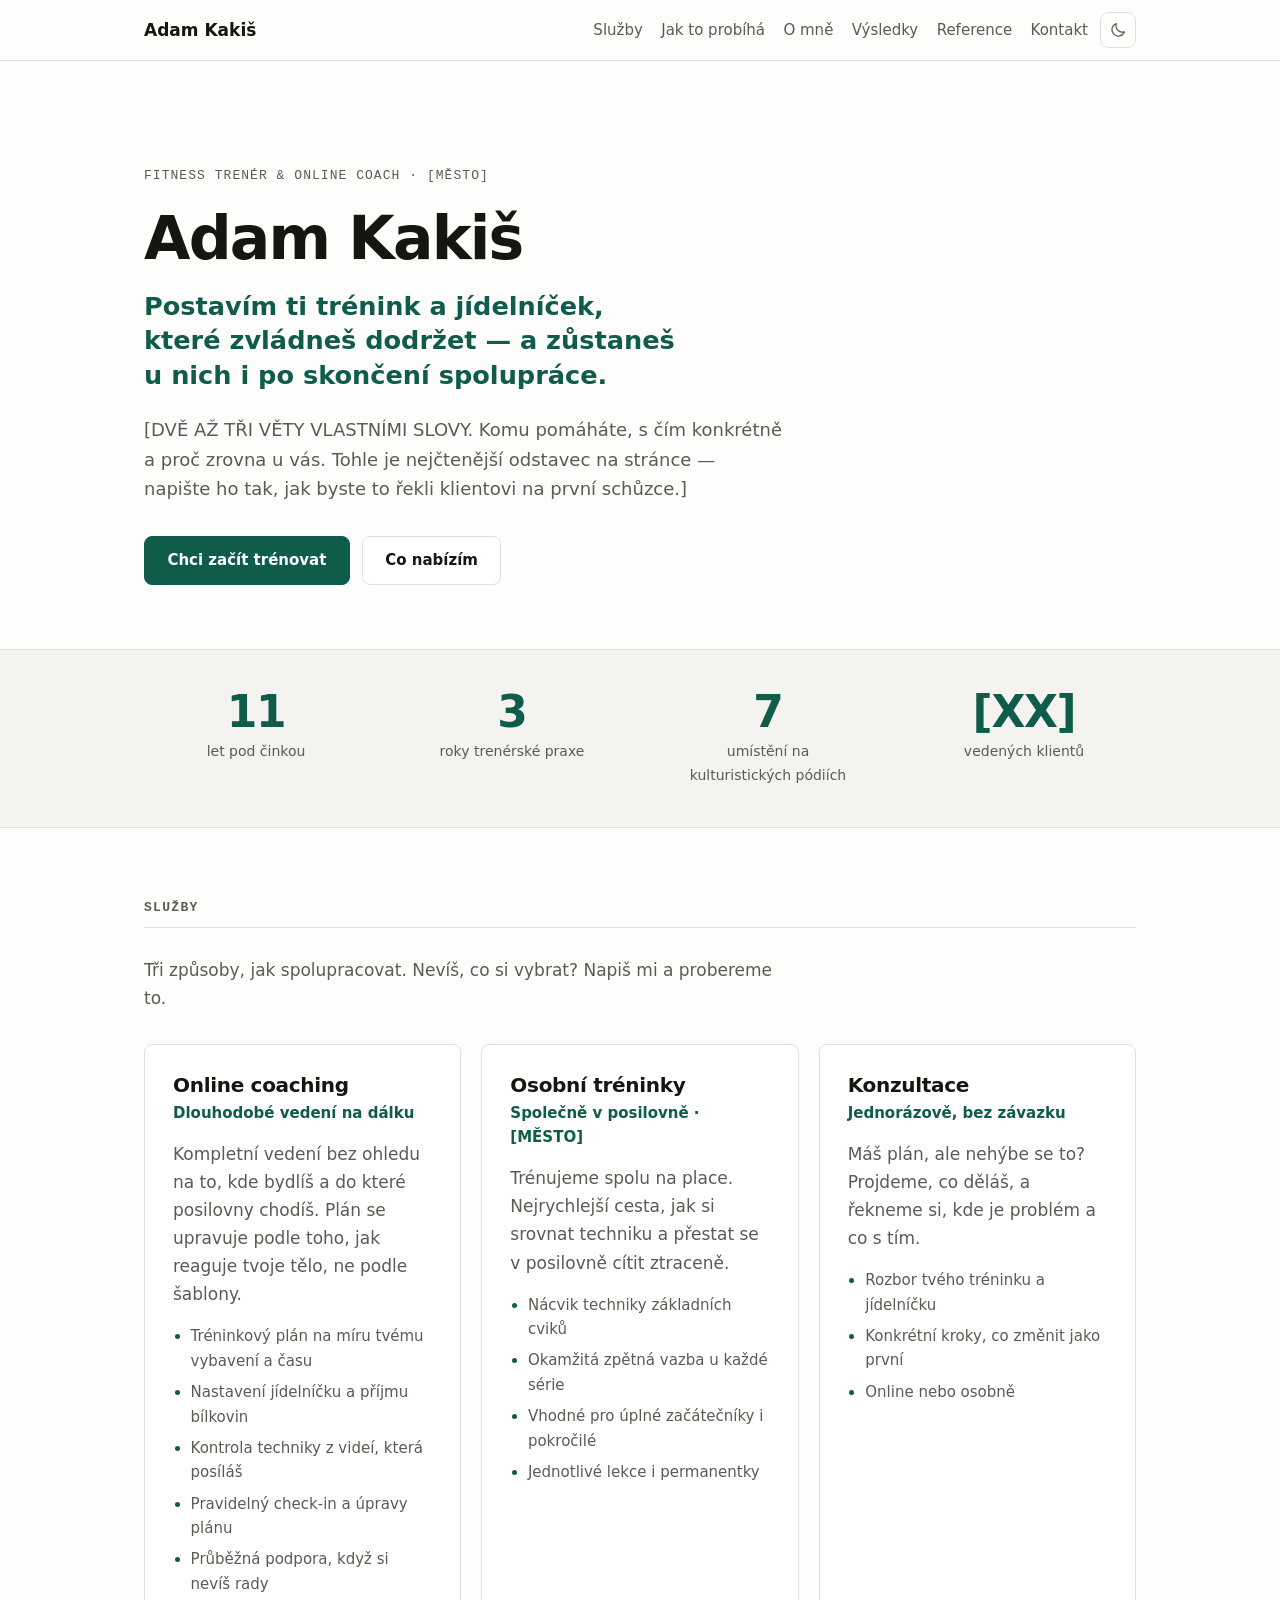
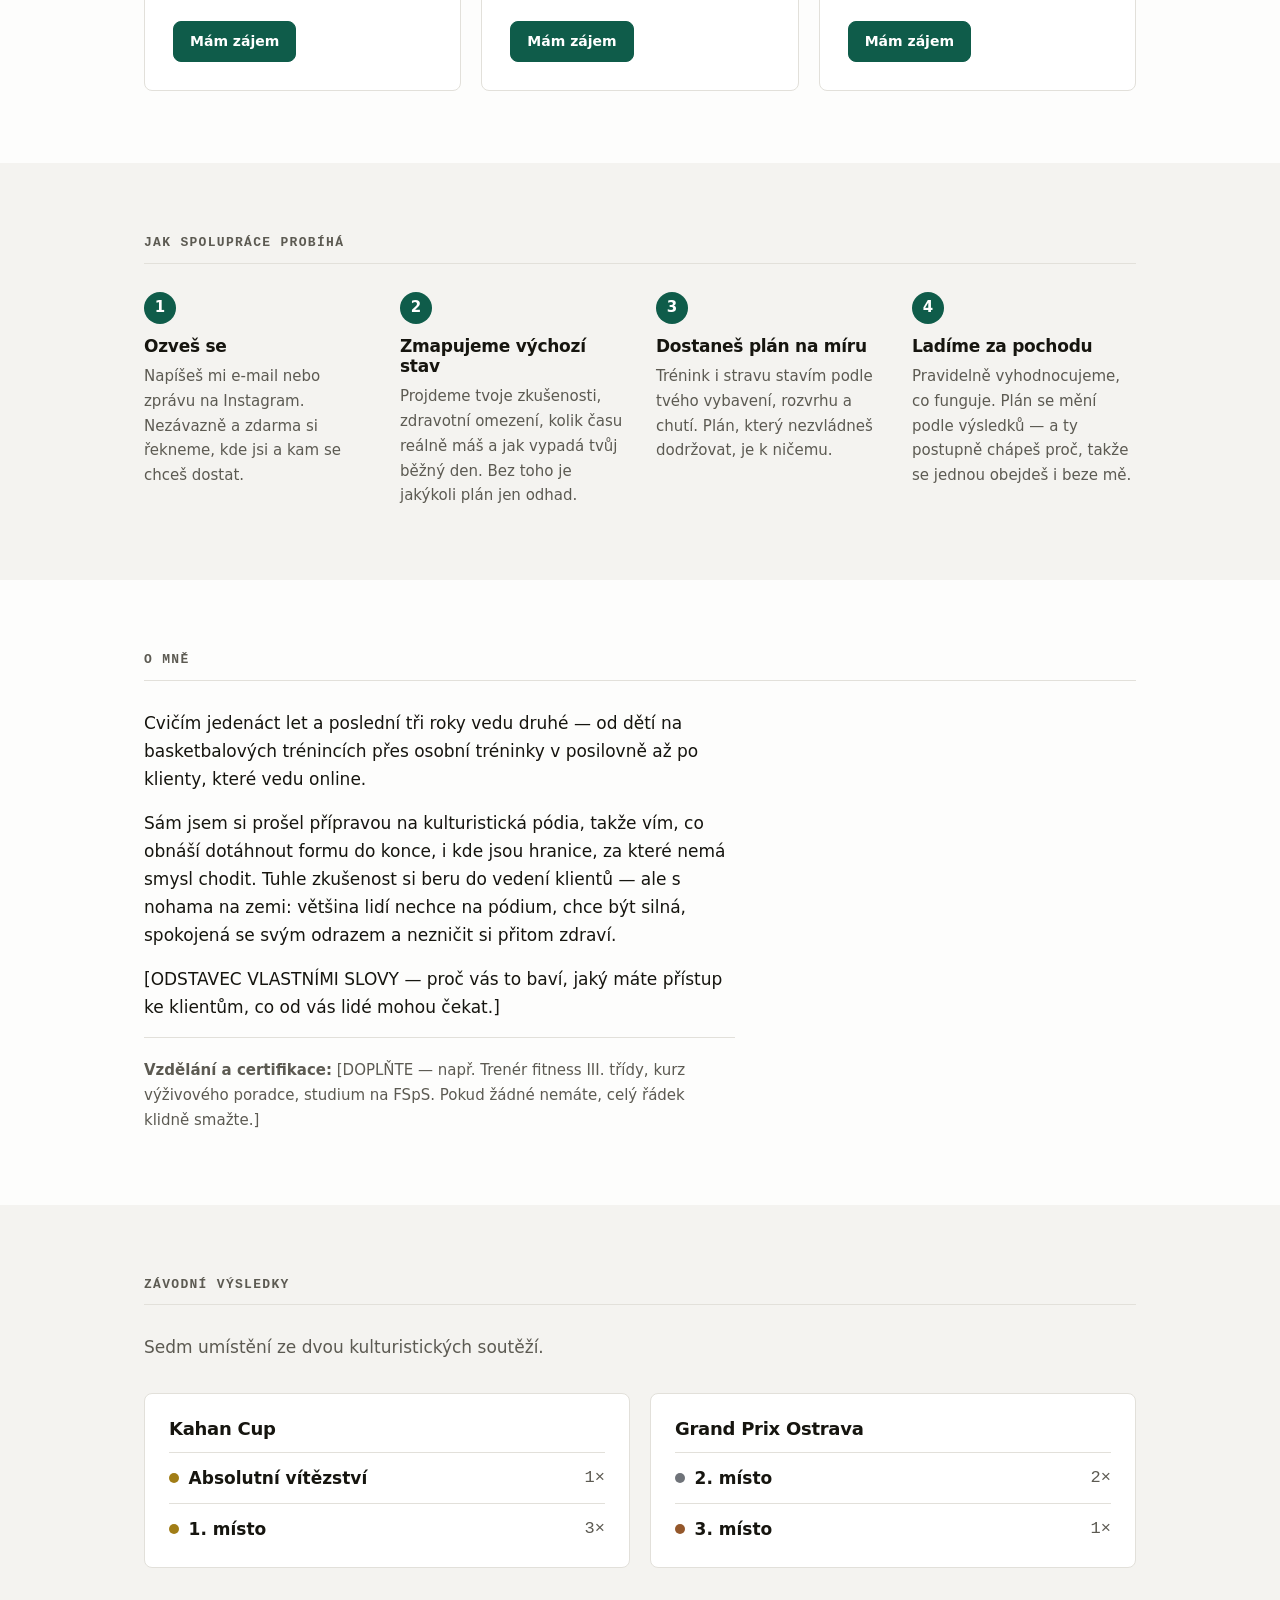
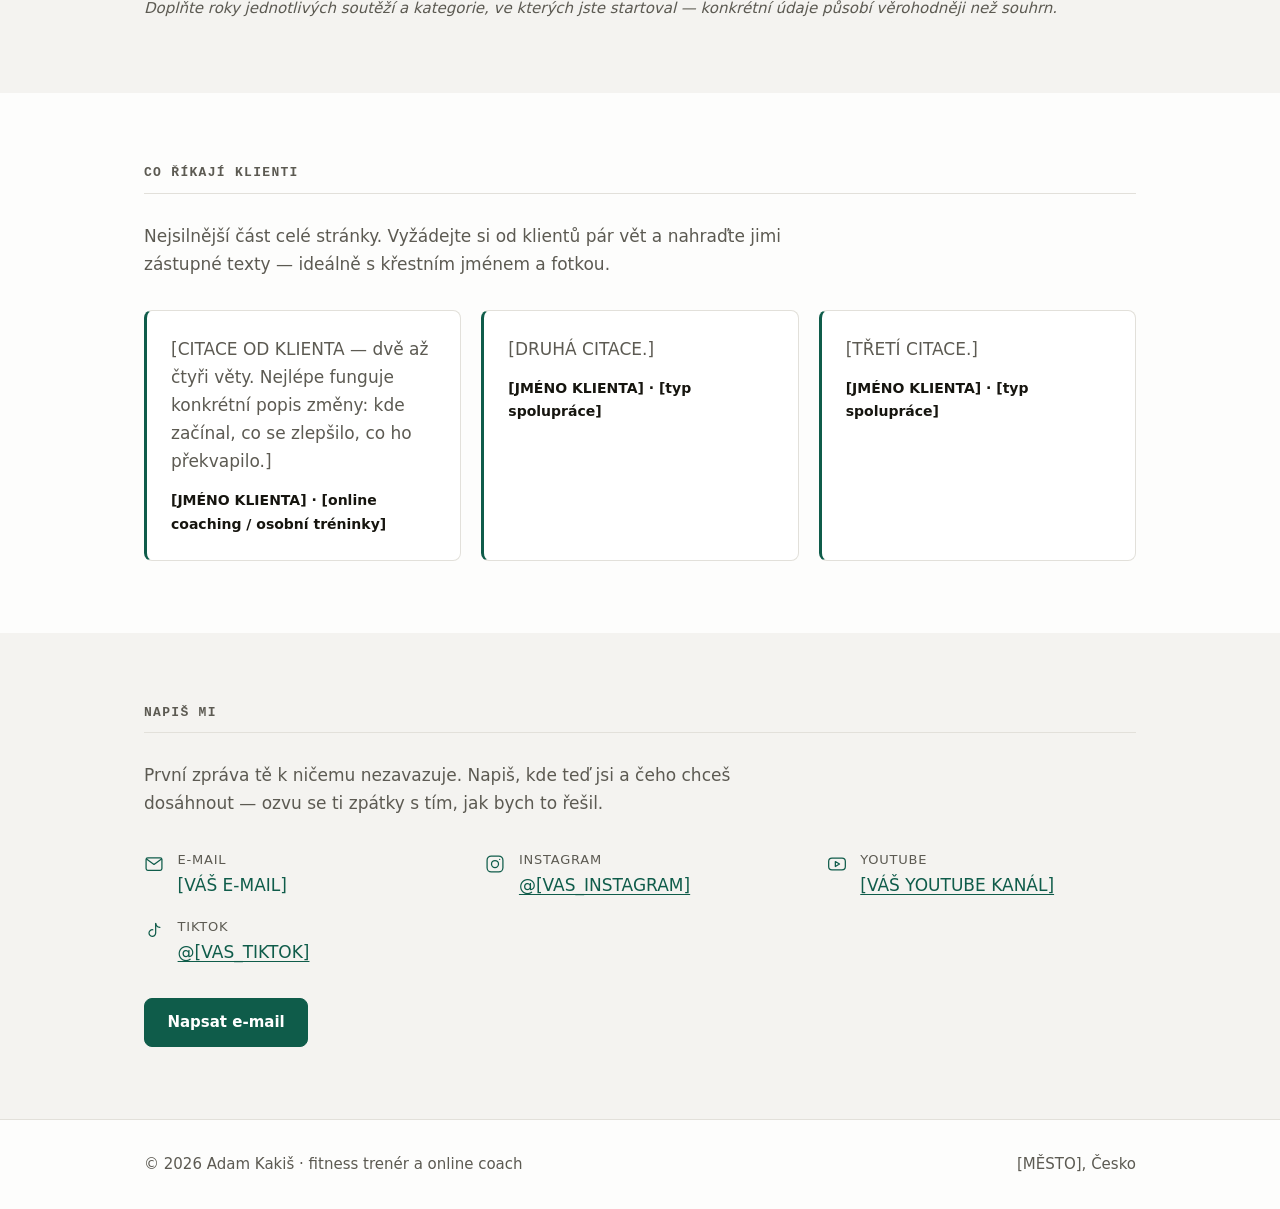
<file: web/index.html>
<!doctype html>
<html lang="cs">
<head>
<meta charset="utf-8">
<meta name="viewport" content="width=device-width, initial-scale=1">

<title>Adam Kakiš — fitness trenér a online coach</title>
<meta name="description" content="Online coaching a osobní tréninky. 11 let pod činkou, 3 roky trenérské praxe, závodní kulturistika. Vedu klienty k síle a formě, která vydrží.">
<meta name="author" content="Adam Kakiš">

<meta property="og:type" content="profile">
<meta property="og:locale" content="cs_CZ">
<meta property="og:title" content="Adam Kakiš — fitness trenér a online coach">
<meta property="og:description" content="Online coaching a osobní tréninky. 11 let pod činkou, závodní kulturistika, individuální plány.">
<meta name="twitter:card" content="summary">

<link rel="icon" href="assets/favicon.svg" type="image/svg+xml">
<link rel="stylesheet" href="css/style.css">

<script>
  try {
    var t = localStorage.getItem('theme');
    if (t) document.documentElement.dataset.theme = t;
  } catch (e) {}
</script>
</head>

<body>
<a class="skip-link" href="#obsah">Přeskočit na obsah</a>

<header class="topbar">
  <nav class="topbar__inner" aria-label="Hlavní navigace">
    <a class="topbar__brand" href="#uvod">Adam Kakiš</a>

    <button class="topbar__toggle" type="button" aria-expanded="false" aria-controls="menu">
      <span class="topbar__toggle-box" aria-hidden="true"></span>
      Menu
    </button>

    <ul class="topbar__menu" id="menu">
      <li><a href="#sluzby">Služby</a></li>
      <li><a href="#jak-to-probiha">Jak to probíhá</a></li>
      <li><a href="#o-mne">O mně</a></li>
      <li><a href="#vysledky">Výsledky</a></li>
      <li><a href="#reference">Reference</a></li>
      <li><a href="#kontakt">Kontakt</a></li>
    </ul>

    <button class="theme-toggle" type="button" title="Přepnout světlý/tmavý režim">
      <span class="visually-hidden">Přepnout světlý nebo tmavý režim</span>
      <svg class="theme-toggle__sun" viewBox="0 0 24 24" aria-hidden="true" focusable="false">
        <circle cx="12" cy="12" r="4.5"/>
        <path d="M12 1.5v3M12 19.5v3M1.5 12h3M19.5 12h3M4.2 4.2l2.1 2.1M17.7 17.7l2.1 2.1M19.8 4.2l-2.1 2.1M6.3 17.7l-2.1 2.1"/>
      </svg>
      <svg class="theme-toggle__moon" viewBox="0 0 24 24" aria-hidden="true" focusable="false">
        <path d="M20.5 14.3A8.5 8.5 0 0 1 9.7 3.5a8.5 8.5 0 1 0 10.8 10.8z"/>
      </svg>
    </button>
  </nav>
</header>

<main id="obsah">

  <!-- ============ ÚVOD ============ -->
  <section class="hero" id="uvod">
    <div class="wrap">
      <p class="hero__eyebrow">Fitness trenér &amp; online coach · [MĚSTO]</p>
      <h1 class="hero__name">Adam Kakiš</h1>
      <p class="hero__claim">
        Postavím ti trénink a jídelníček, které zvládneš dodržet —
        a zůstaneš u nich i po skončení spolupráce.
      </p>
      <p class="hero__lead">
        [DVĚ AŽ TŘI VĚTY VLASTNÍMI SLOVY. Komu pomáháte, s čím konkrétně
        a proč zrovna u vás. Tohle je nejčtenější odstavec na stránce —
        napište ho tak, jak byste to řekli klientovi na první schůzce.]
      </p>
      <p class="hero__actions">
        <a class="btn btn--primary" href="#kontakt">Chci začít trénovat</a>
        <a class="btn" href="#sluzby">Co nabízím</a>
      </p>
    </div>
  </section>

  <!-- ============ ČÍSLA ============ -->
  <section class="stats" aria-label="Zkušenosti v číslech">
    <div class="wrap stats__grid">
      <div class="stat">
        <p class="stat__number">11</p>
        <p class="stat__label">let pod činkou</p>
      </div>
      <div class="stat">
        <p class="stat__number">3</p>
        <p class="stat__label">roky trenérské praxe</p>
      </div>
      <div class="stat">
        <p class="stat__number">7</p>
        <p class="stat__label">umístění na kulturistických pódiích</p>
      </div>
      <div class="stat">
        <p class="stat__number">[XX]</p>
        <p class="stat__label">vedených klientů</p>
      </div>
    </div>
  </section>

  <!-- ============ SLUŽBY ============ -->
  <section class="section" id="sluzby">
    <div class="wrap">
      <h2 class="section__title">Služby</h2>
      <p class="section__intro">
        Tři způsoby, jak spolupracovat. Nevíš, co si vybrat? Napiš mi a probereme to.
      </p>

      <div class="cards cards--3">

        <article class="card card--service">
          <h3 class="card__title">Online coaching</h3>
          <p class="card__tagline">Dlouhodobé vedení na dálku</p>
          <p class="card__text">
            Kompletní vedení bez ohledu na to, kde bydlíš a do které posilovny chodíš.
            Plán se upravuje podle toho, jak reaguje tvoje tělo, ne podle šablony.
          </p>
          <ul class="card__points">
            <li>Tréninkový plán na míru tvému vybavení a času</li>
            <li>Nastavení jídelníčku a příjmu bílkovin</li>
            <li>Kontrola techniky z videí, která posíláš</li>
            <li>Pravidelný check-in a úpravy plánu</li>
            <li>Průběžná podpora, když si nevíš rady</li>
          </ul>
          <p class="card__links">
            <a class="btn btn--primary btn--small" href="#kontakt">Mám zájem</a>
          </p>
        </article>

        <article class="card card--service">
          <h3 class="card__title">Osobní tréninky</h3>
          <p class="card__tagline">Společně v posilovně · [MĚSTO]</p>
          <p class="card__text">
            Trénujeme spolu na place. Nejrychlejší cesta, jak si srovnat techniku
            a přestat se v posilovně cítit ztraceně.
          </p>
          <ul class="card__points">
            <li>Nácvik techniky základních cviků</li>
            <li>Okamžitá zpětná vazba u každé série</li>
            <li>Vhodné pro úplné začátečníky i pokročilé</li>
            <li>Jednotlivé lekce i permanentky</li>
          </ul>
          <p class="card__links">
            <a class="btn btn--primary btn--small" href="#kontakt">Mám zájem</a>
          </p>
        </article>

        <article class="card card--service">
          <h3 class="card__title">Konzultace</h3>
          <p class="card__tagline">Jednorázově, bez závazku</p>
          <p class="card__text">
            Máš plán, ale nehýbe se to? Projdeme, co děláš, a řekneme si,
            kde je problém a co s tím.
          </p>
          <ul class="card__points">
            <li>Rozbor tvého tréninku a jídelníčku</li>
            <li>Konkrétní kroky, co změnit jako první</li>
            <li>Online nebo osobně</li>
          </ul>
          <p class="card__links">
            <a class="btn btn--primary btn--small" href="#kontakt">Mám zájem</a>
          </p>
        </article>

      </div>
    </div>
  </section>

  <!-- ============ JAK TO PROBÍHÁ ============ -->
  <section class="section section--alt" id="jak-to-probiha">
    <div class="wrap">
      <h2 class="section__title">Jak spolupráce probíhá</h2>

      <ol class="steps">
        <li class="step">
          <h3 class="step__title">Ozveš se</h3>
          <p class="step__text">
            Napíšeš mi e-mail nebo zprávu na Instagram. Nezávazně a zdarma
            si řekneme, kde jsi a kam se chceš dostat.
          </p>
        </li>
        <li class="step">
          <h3 class="step__title">Zmapujeme výchozí stav</h3>
          <p class="step__text">
            Projdeme tvoje zkušenosti, zdravotní omezení, kolik času reálně
            máš a jak vypadá tvůj běžný den. Bez toho je jakýkoli plán jen odhad.
          </p>
        </li>
        <li class="step">
          <h3 class="step__title">Dostaneš plán na míru</h3>
          <p class="step__text">
            Trénink i stravu stavím podle tvého vybavení, rozvrhu a chutí.
            Plán, který nezvládneš dodržovat, je k ničemu.
          </p>
        </li>
        <li class="step">
          <h3 class="step__title">Ladíme za pochodu</h3>
          <p class="step__text">
            Pravidelně vyhodnocujeme, co funguje. Plán se mění podle výsledků —
            a ty postupně chápeš proč, takže se jednou obejdeš i beze mě.
          </p>
        </li>
      </ol>
    </div>
  </section>

  <!-- ============ O MNĚ ============ -->
  <section class="section" id="o-mne">
    <div class="wrap">
      <h2 class="section__title">O mně</h2>

      <div class="about">
        <div class="about__text prose">
          <p>
            Cvičím jedenáct let a poslední tři roky vedu druhé — od dětí
            na basketbalových trénincích přes osobní tréninky v posilovně
            až po klienty, které vedu online.
          </p>
          <p>
            Sám jsem si prošel přípravou na kulturistická pódia, takže vím,
            co obnáší dotáhnout formu do konce, i kde jsou hranice, za které
            nemá smysl chodit. Tuhle zkušenost si beru do vedení klientů —
            ale s nohama na zemi: většina lidí nechce na pódium, chce být
            silná, spokojená se svým odrazem a nezničit si přitom zdraví.
          </p>
          <p>
            [ODSTAVEC VLASTNÍMI SLOVY — proč vás to baví, jaký máte přístup
            ke klientům, co od vás lidé mohou čekat.]
          </p>
          <p class="about__creds">
            <strong>Vzdělání a certifikace:</strong>
            [DOPLŇTE — např. Trenér fitness III. třídy, kurz výživového poradce,
            studium na FSpS. Pokud žádné nemáte, celý řádek klidně smažte.]
          </p>
        </div>

        <!-- Fotku vložte do assets/ a odkomentujte:
        <figure class="about__photo">
          <img src="assets/foto.jpg" alt="Portrét — Adam Kakiš" width="600" height="750">
        </figure>
        -->
      </div>
    </div>
  </section>

  <!-- ============ ZÁVODNÍ VÝSLEDKY ============ -->
  <section class="section section--alt" id="vysledky">
    <div class="wrap">
      <h2 class="section__title">Závodní výsledky</h2>
      <p class="section__intro">
        Sedm umístění ze dvou kulturistických soutěží.
      </p>

      <div class="results">
        <article class="result">
          <h3 class="result__event">Kahan Cup</h3>
          <ul class="result__list">
            <li class="result__item result__item--gold">
              <span class="result__place">Absolutní vítězství</span>
              <span class="result__count">1×</span>
            </li>
            <li class="result__item result__item--gold">
              <span class="result__place">1. místo</span>
              <span class="result__count">3×</span>
            </li>
          </ul>
        </article>

        <article class="result">
          <h3 class="result__event">Grand Prix Ostrava</h3>
          <ul class="result__list">
            <li class="result__item result__item--silver">
              <span class="result__place">2. místo</span>
              <span class="result__count">2×</span>
            </li>
            <li class="result__item result__item--bronze">
              <span class="result__place">3. místo</span>
              <span class="result__count">1×</span>
            </li>
          </ul>
        </article>
      </div>

      <p class="section__note">
        Doplňte roky jednotlivých soutěží a kategorie, ve kterých jste startoval —
        konkrétní údaje působí věrohodněji než souhrn.
      </p>
    </div>
  </section>

  <!-- ============ REFERENCE ============ -->
  <section class="section" id="reference">
    <div class="wrap">
      <h2 class="section__title">Co říkají klienti</h2>
      <p class="section__intro">
        Nejsilnější část celé stránky. Vyžádejte si od klientů pár vět
        a nahraďte jimi zástupné texty — ideálně s křestním jménem a fotkou.
      </p>

      <div class="quotes">
        <figure class="quote">
          <blockquote>
            <p>[CITACE OD KLIENTA — dvě až čtyři věty. Nejlépe funguje konkrétní
            popis změny: kde začínal, co se zlepšilo, co ho překvapilo.]</p>
          </blockquote>
          <figcaption class="quote__author">[JMÉNO KLIENTA] · [online coaching / osobní tréninky]</figcaption>
        </figure>

        <figure class="quote">
          <blockquote>
            <p>[DRUHÁ CITACE.]</p>
          </blockquote>
          <figcaption class="quote__author">[JMÉNO KLIENTA] · [typ spolupráce]</figcaption>
        </figure>

        <figure class="quote">
          <blockquote>
            <p>[TŘETÍ CITACE.]</p>
          </blockquote>
          <figcaption class="quote__author">[JMÉNO KLIENTA] · [typ spolupráce]</figcaption>
        </figure>
      </div>
    </div>
  </section>

  <!-- ============ KONTAKT ============ -->
  <section class="section section--alt" id="kontakt">
    <div class="wrap">
      <h2 class="section__title">Napiš mi</h2>
      <p class="section__intro">
        První zpráva tě k ničemu nezavazuje. Napiš, kde teď jsi a čeho chceš
        dosáhnout — ozvu se ti zpátky s tím, jak bych to řešil.
      </p>

      <ul class="contact">
        <li class="contact__item">
          <svg class="contact__icon" viewBox="0 0 24 24" aria-hidden="true" focusable="false">
            <rect x="2.5" y="4.5" width="19" height="15" rx="2"/>
            <path d="m3 6 9 6.5L21 6"/>
          </svg>
          <span>
            <span class="contact__label">E-mail</span>
            <!-- Adresu doplňte do data-user a data-domain, ne do textu. JS ji složí
                 až v prohlížeči, takže ji roboti nevysbírají ze zdroje stránky. -->
            <a class="contact__value js-email" href="#" data-user="[VASE-JMENO]" data-domain="[DOMENA.CZ]">[VÁŠ E-MAIL]</a>
          </span>
        </li>

        <li class="contact__item">
          <svg class="contact__icon" viewBox="0 0 24 24" aria-hidden="true" focusable="false">
            <rect x="2.5" y="2.5" width="19" height="19" rx="5"/>
            <circle cx="12" cy="12" r="4.2"/>
            <path d="M17.6 6.4v.1"/>
          </svg>
          <span>
            <span class="contact__label">Instagram</span>
            <a class="contact__value" href="https://instagram.com/[VAS_INSTAGRAM]">@[VAS_INSTAGRAM]</a>
          </span>
        </li>

        <li class="contact__item">
          <svg class="contact__icon" viewBox="0 0 24 24" aria-hidden="true" focusable="false">
            <rect x="2" y="5" width="20" height="14" rx="4"/>
            <path d="m10 9 5 3-5 3z"/>
          </svg>
          <span>
            <span class="contact__label">YouTube</span>
            <a class="contact__value" href="[ODKAZ NA VÁŠ YOUTUBE]">[VÁŠ YOUTUBE KANÁL]</a>
          </span>
        </li>

        <li class="contact__item">
          <svg class="contact__icon" viewBox="0 0 24 24" aria-hidden="true" focusable="false">
            <path d="M14 3v11.5a4 4 0 1 1-3.4-4"/>
            <path d="M14 3c.4 2.7 2.2 4.4 5 4.6"/>
          </svg>
          <span>
            <span class="contact__label">TikTok</span>
            <a class="contact__value" href="https://tiktok.com/@[VAS_TIKTOK]">@[VAS_TIKTOK]</a>
          </span>
        </li>
      </ul>

      <p class="contact__cta">
        <a class="btn btn--primary js-email-btn" href="#kontakt" data-user="[VASE-JMENO]" data-domain="[DOMENA.CZ]" data-subject="Zájem o coaching">Napsat e-mail</a>
      </p>
    </div>
  </section>

</main>

<footer class="footer">
  <div class="wrap footer__inner">
    <p>© <span class="js-year">2026</span> Adam Kakiš · fitness trenér a online coach</p>
    <p>[MĚSTO], Česko</p>
  </div>
</footer>

<script src="js/main.js"></script>
</body>
</html>
</file>
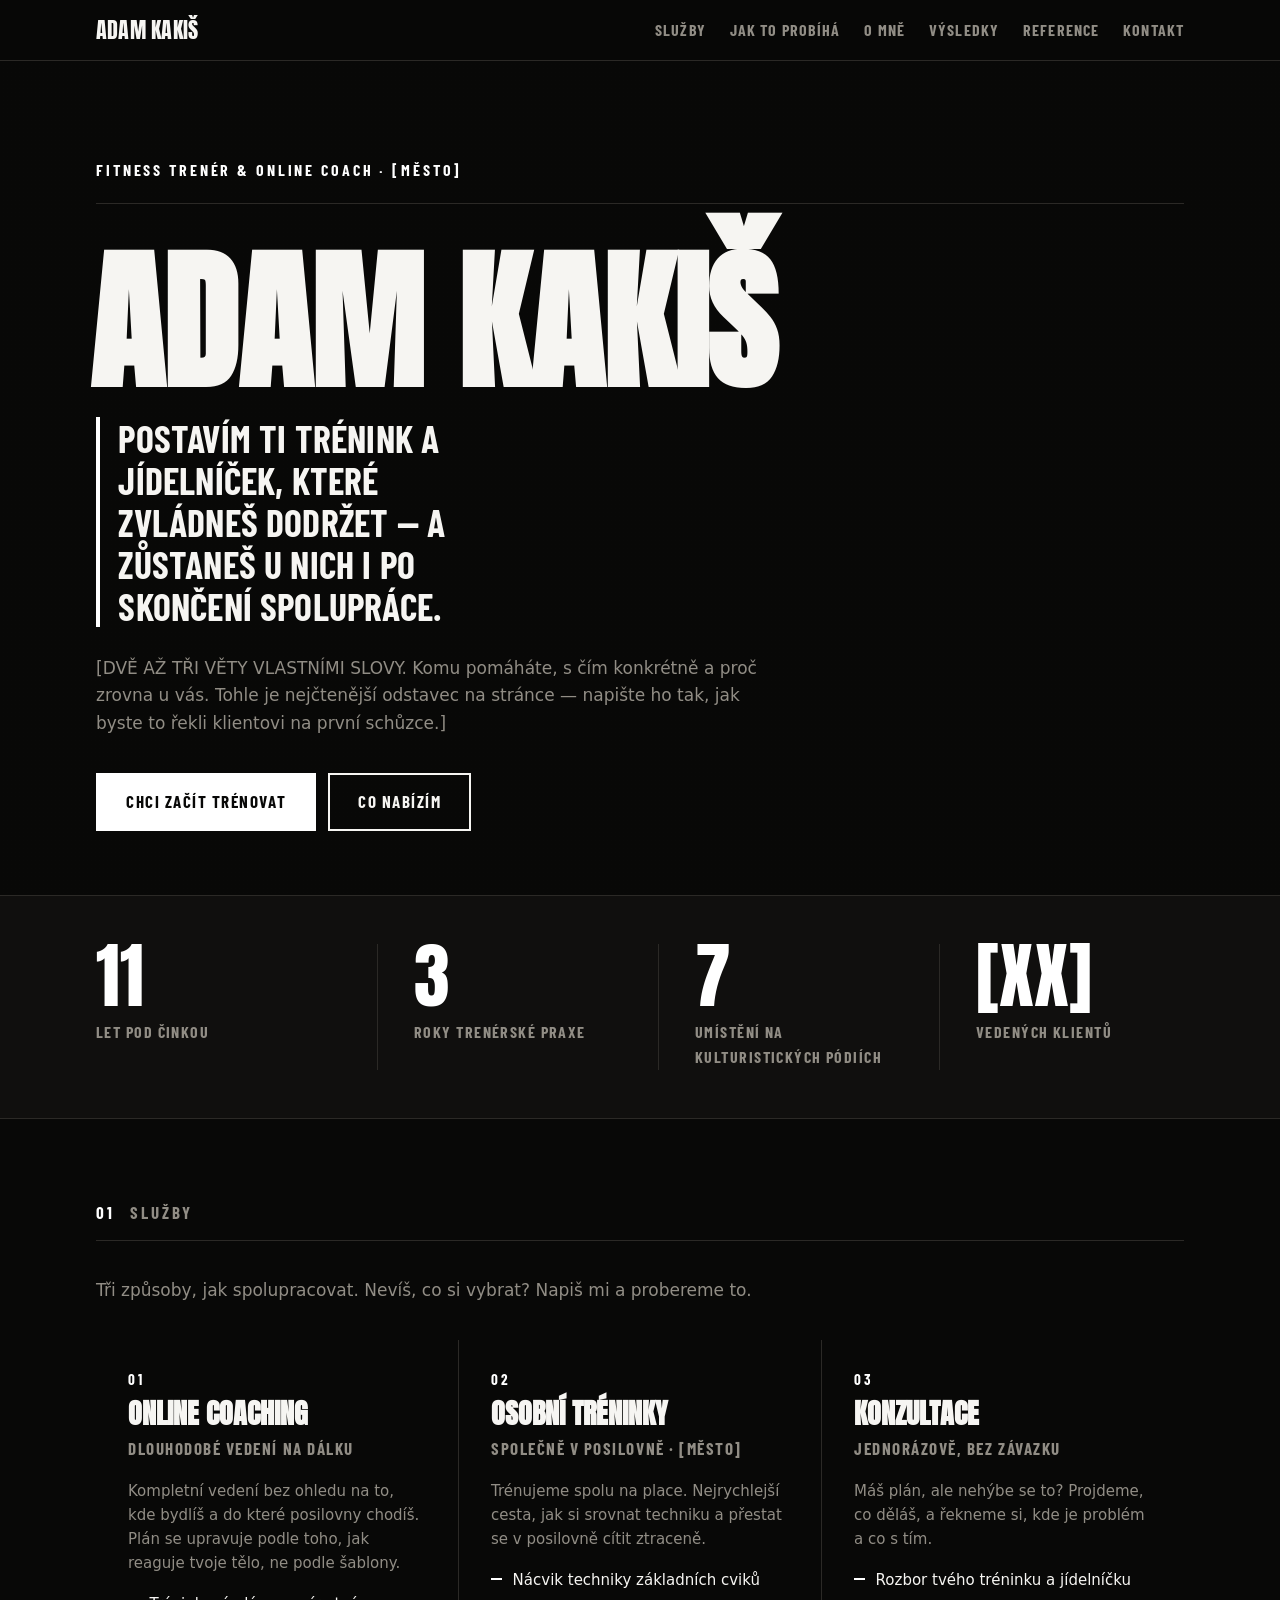
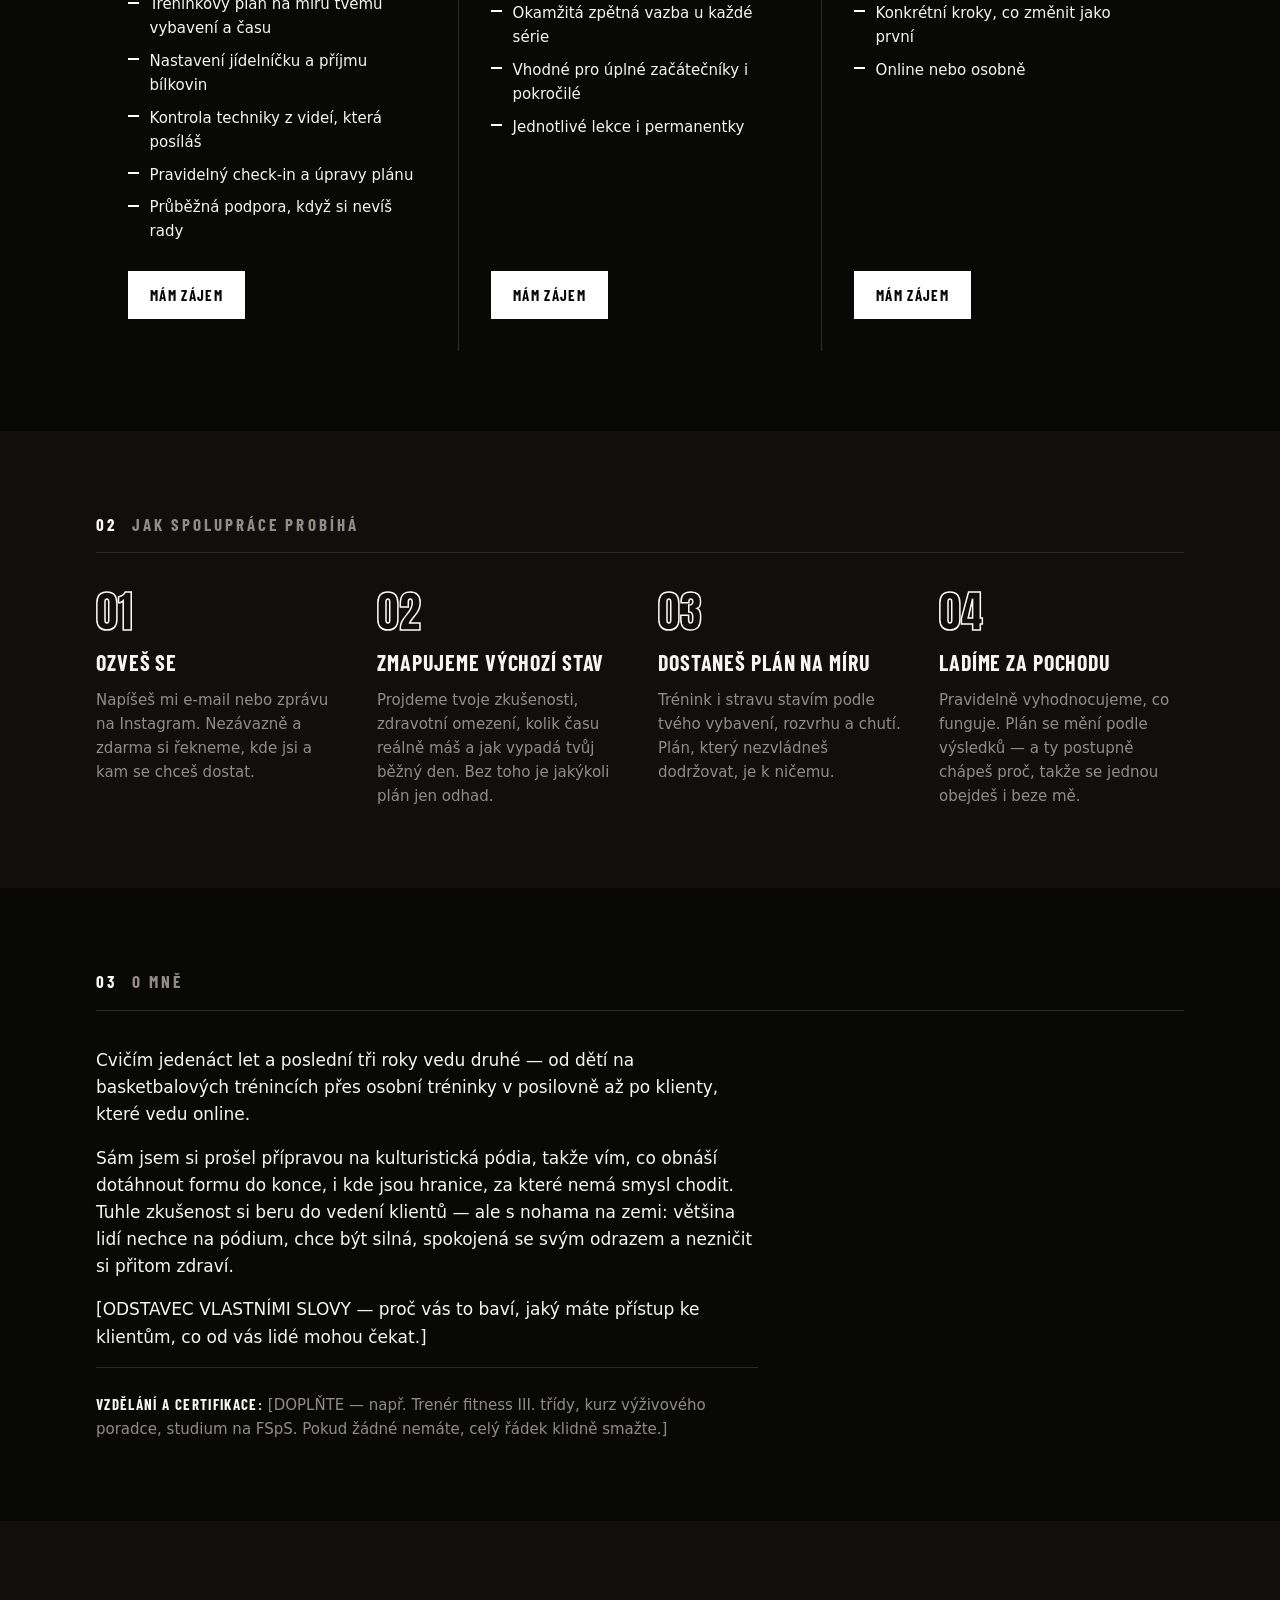
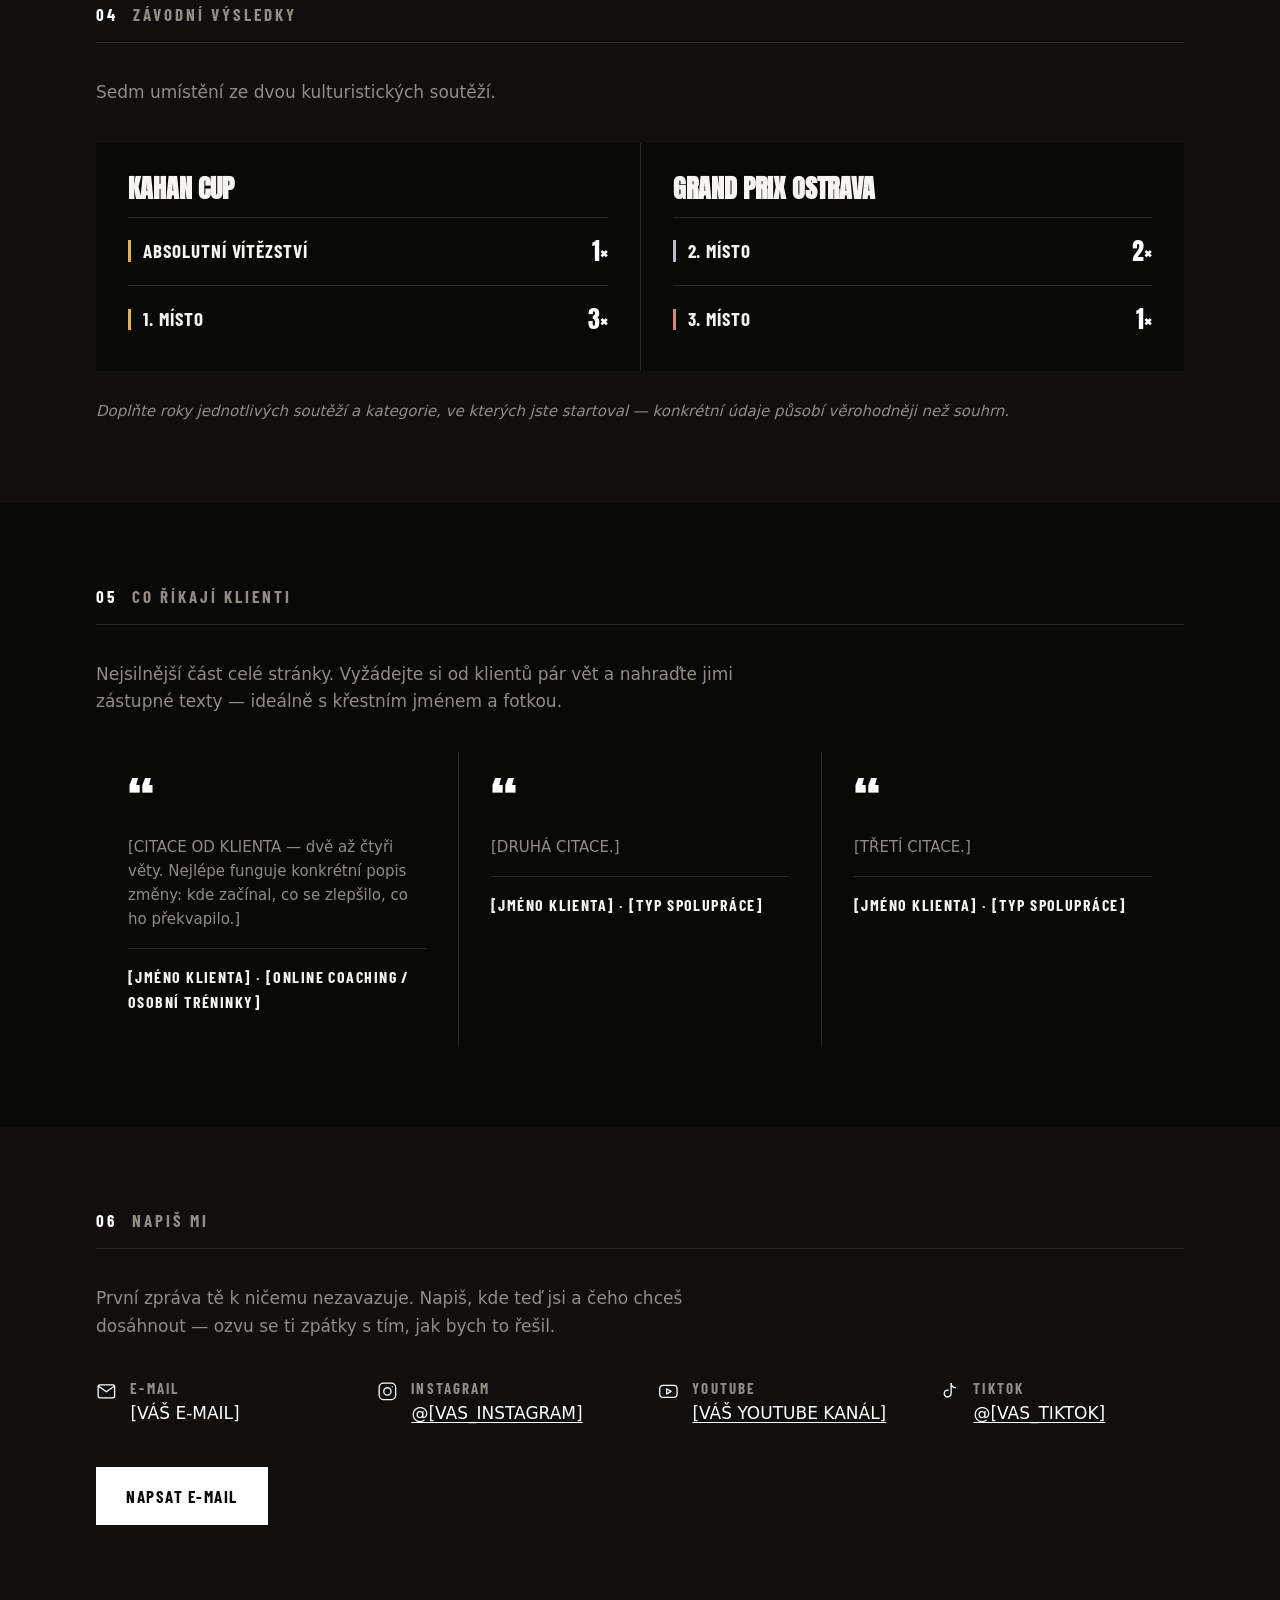
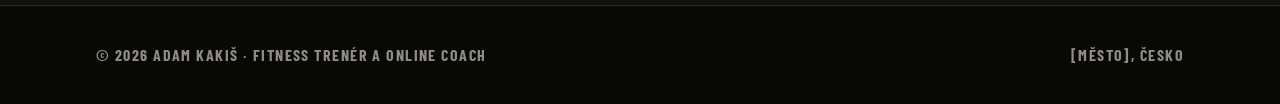
<file: web/nahled/mono.html>
<!doctype html>
<html lang="cs">
<head>
<meta charset="utf-8">
<meta name="viewport" content="width=device-width, initial-scale=1">

<title>[NÁHLED Monochrom] Adam Kakiš — fitness trenér a online coach</title>
<meta name="description" content="Online coaching a osobní tréninky. 11 let pod činkou, 3 roky trenérské praxe, závodní kulturistika. Vedu klienty k síle a formě, která vydrží.">
<meta name="author" content="Adam Kakiš">

<meta property="og:type" content="profile">
<meta property="og:locale" content="cs_CZ">
<meta property="og:title" content="Adam Kakiš — fitness trenér a online coach">
<meta property="og:description" content="Online coaching a osobní tréninky. 11 let pod činkou, závodní kulturistika, individuální plány.">
<meta name="twitter:card" content="summary">

<link rel="icon" href="../assets/favicon.svg" type="image/svg+xml">
<link rel="stylesheet" href="../css/raw.css">
<link rel="stylesheet" href="../css/raw-mono.css">

<script>
  try {
    var t = localStorage.getItem('theme');
    if (t) document.documentElement.dataset.theme = t;
  } catch (e) {}
</script>
</head>

<body>
<a class="skip-link" href="#obsah">Přeskočit na obsah</a>

<header class="topbar">
  <nav class="topbar__inner" aria-label="Hlavní navigace">
    <a class="topbar__brand" href="#uvod">Adam Kakiš</a>

    <button class="topbar__toggle" type="button" aria-expanded="false" aria-controls="menu">
      <span class="topbar__toggle-box" aria-hidden="true"></span>
      Menu
    </button>

    <ul class="topbar__menu" id="menu">
      <li><a href="#sluzby">Služby</a></li>
      <li><a href="#jak-to-probiha">Jak to probíhá</a></li>
      <li><a href="#o-mne">O mně</a></li>
      <li><a href="#vysledky">Výsledky</a></li>
      <li><a href="#reference">Reference</a></li>
      <li><a href="#kontakt">Kontakt</a></li>
    </ul>

    <button class="theme-toggle" type="button" title="Přepnout světlý/tmavý režim">
      <span class="visually-hidden">Přepnout světlý nebo tmavý režim</span>
      <svg class="theme-toggle__sun" viewBox="0 0 24 24" aria-hidden="true" focusable="false">
        <circle cx="12" cy="12" r="4.5"/>
        <path d="M12 1.5v3M12 19.5v3M1.5 12h3M19.5 12h3M4.2 4.2l2.1 2.1M17.7 17.7l2.1 2.1M19.8 4.2l-2.1 2.1M6.3 17.7l-2.1 2.1"/>
      </svg>
      <svg class="theme-toggle__moon" viewBox="0 0 24 24" aria-hidden="true" focusable="false">
        <path d="M20.5 14.3A8.5 8.5 0 0 1 9.7 3.5a8.5 8.5 0 1 0 10.8 10.8z"/>
      </svg>
    </button>
  </nav>
</header>

<main id="obsah">

  <!-- ============ ÚVOD ============ -->
  <section class="hero" id="uvod">
    <div class="wrap">
      <p class="hero__eyebrow">Fitness trenér &amp; online coach · [MĚSTO]</p>
      <h1 class="hero__name">Adam Kakiš</h1>
      <p class="hero__claim">
        Postavím ti trénink a jídelníček, které zvládneš dodržet —
        a zůstaneš u nich i po skončení spolupráce.
      </p>
      <p class="hero__lead">
        [DVĚ AŽ TŘI VĚTY VLASTNÍMI SLOVY. Komu pomáháte, s čím konkrétně
        a proč zrovna u vás. Tohle je nejčtenější odstavec na stránce —
        napište ho tak, jak byste to řekli klientovi na první schůzce.]
      </p>
      <p class="hero__actions">
        <a class="btn btn--primary" href="#kontakt">Chci začít trénovat</a>
        <a class="btn" href="#sluzby">Co nabízím</a>
      </p>
    </div>
  </section>

  <!-- ============ ČÍSLA ============ -->
  <section class="stats" aria-label="Zkušenosti v číslech">
    <div class="wrap stats__grid">
      <div class="stat">
        <p class="stat__number">11</p>
        <p class="stat__label">let pod činkou</p>
      </div>
      <div class="stat">
        <p class="stat__number">3</p>
        <p class="stat__label">roky trenérské praxe</p>
      </div>
      <div class="stat">
        <p class="stat__number">7</p>
        <p class="stat__label">umístění na kulturistických pódiích</p>
      </div>
      <div class="stat">
        <p class="stat__number">[XX]</p>
        <p class="stat__label">vedených klientů</p>
      </div>
    </div>
  </section>

  <!-- ============ SLUŽBY ============ -->
  <section class="section" id="sluzby">
    <div class="wrap">
      <h2 class="section__title">Služby</h2>
      <p class="section__intro">
        Tři způsoby, jak spolupracovat. Nevíš, co si vybrat? Napiš mi a probereme to.
      </p>

      <div class="cards cards--3">

        <article class="card card--service">
          <h3 class="card__title">Online coaching</h3>
          <p class="card__tagline">Dlouhodobé vedení na dálku</p>
          <p class="card__text">
            Kompletní vedení bez ohledu na to, kde bydlíš a do které posilovny chodíš.
            Plán se upravuje podle toho, jak reaguje tvoje tělo, ne podle šablony.
          </p>
          <ul class="card__points">
            <li>Tréninkový plán na míru tvému vybavení a času</li>
            <li>Nastavení jídelníčku a příjmu bílkovin</li>
            <li>Kontrola techniky z videí, která posíláš</li>
            <li>Pravidelný check-in a úpravy plánu</li>
            <li>Průběžná podpora, když si nevíš rady</li>
          </ul>
          <p class="card__links">
            <a class="btn btn--primary btn--small" href="#kontakt">Mám zájem</a>
          </p>
        </article>

        <article class="card card--service">
          <h3 class="card__title">Osobní tréninky</h3>
          <p class="card__tagline">Společně v posilovně · [MĚSTO]</p>
          <p class="card__text">
            Trénujeme spolu na place. Nejrychlejší cesta, jak si srovnat techniku
            a přestat se v posilovně cítit ztraceně.
          </p>
          <ul class="card__points">
            <li>Nácvik techniky základních cviků</li>
            <li>Okamžitá zpětná vazba u každé série</li>
            <li>Vhodné pro úplné začátečníky i pokročilé</li>
            <li>Jednotlivé lekce i permanentky</li>
          </ul>
          <p class="card__links">
            <a class="btn btn--primary btn--small" href="#kontakt">Mám zájem</a>
          </p>
        </article>

        <article class="card card--service">
          <h3 class="card__title">Konzultace</h3>
          <p class="card__tagline">Jednorázově, bez závazku</p>
          <p class="card__text">
            Máš plán, ale nehýbe se to? Projdeme, co děláš, a řekneme si,
            kde je problém a co s tím.
          </p>
          <ul class="card__points">
            <li>Rozbor tvého tréninku a jídelníčku</li>
            <li>Konkrétní kroky, co změnit jako první</li>
            <li>Online nebo osobně</li>
          </ul>
          <p class="card__links">
            <a class="btn btn--primary btn--small" href="#kontakt">Mám zájem</a>
          </p>
        </article>

      </div>
    </div>
  </section>

  <!-- ============ JAK TO PROBÍHÁ ============ -->
  <section class="section section--alt" id="jak-to-probiha">
    <div class="wrap">
      <h2 class="section__title">Jak spolupráce probíhá</h2>

      <ol class="steps">
        <li class="step">
          <h3 class="step__title">Ozveš se</h3>
          <p class="step__text">
            Napíšeš mi e-mail nebo zprávu na Instagram. Nezávazně a zdarma
            si řekneme, kde jsi a kam se chceš dostat.
          </p>
        </li>
        <li class="step">
          <h3 class="step__title">Zmapujeme výchozí stav</h3>
          <p class="step__text">
            Projdeme tvoje zkušenosti, zdravotní omezení, kolik času reálně
            máš a jak vypadá tvůj běžný den. Bez toho je jakýkoli plán jen odhad.
          </p>
        </li>
        <li class="step">
          <h3 class="step__title">Dostaneš plán na míru</h3>
          <p class="step__text">
            Trénink i stravu stavím podle tvého vybavení, rozvrhu a chutí.
            Plán, který nezvládneš dodržovat, je k ničemu.
          </p>
        </li>
        <li class="step">
          <h3 class="step__title">Ladíme za pochodu</h3>
          <p class="step__text">
            Pravidelně vyhodnocujeme, co funguje. Plán se mění podle výsledků —
            a ty postupně chápeš proč, takže se jednou obejdeš i beze mě.
          </p>
        </li>
      </ol>
    </div>
  </section>

  <!-- ============ O MNĚ ============ -->
  <section class="section" id="o-mne">
    <div class="wrap">
      <h2 class="section__title">O mně</h2>

      <div class="about">
        <div class="about__text prose">
          <p>
            Cvičím jedenáct let a poslední tři roky vedu druhé — od dětí
            na basketbalových trénincích přes osobní tréninky v posilovně
            až po klienty, které vedu online.
          </p>
          <p>
            Sám jsem si prošel přípravou na kulturistická pódia, takže vím,
            co obnáší dotáhnout formu do konce, i kde jsou hranice, za které
            nemá smysl chodit. Tuhle zkušenost si beru do vedení klientů —
            ale s nohama na zemi: většina lidí nechce na pódium, chce být
            silná, spokojená se svým odrazem a nezničit si přitom zdraví.
          </p>
          <p>
            [ODSTAVEC VLASTNÍMI SLOVY — proč vás to baví, jaký máte přístup
            ke klientům, co od vás lidé mohou čekat.]
          </p>
          <p class="about__creds">
            <strong>Vzdělání a certifikace:</strong>
            [DOPLŇTE — např. Trenér fitness III. třídy, kurz výživového poradce,
            studium na FSpS. Pokud žádné nemáte, celý řádek klidně smažte.]
          </p>
        </div>

        <!-- Fotku vložte do assets/ a odkomentujte:
        <figure class="about__photo">
          <img src="../assets/foto.jpg" alt="Portrét — Adam Kakiš" width="600" height="750">
        </figure>
        -->
      </div>
    </div>
  </section>

  <!-- ============ ZÁVODNÍ VÝSLEDKY ============ -->
  <section class="section section--alt" id="vysledky">
    <div class="wrap">
      <h2 class="section__title">Závodní výsledky</h2>
      <p class="section__intro">
        Sedm umístění ze dvou kulturistických soutěží.
      </p>

      <div class="results">
        <article class="result">
          <h3 class="result__event">Kahan Cup</h3>
          <ul class="result__list">
            <li class="result__item result__item--gold">
              <span class="result__place">Absolutní vítězství</span>
              <span class="result__count">1×</span>
            </li>
            <li class="result__item result__item--gold">
              <span class="result__place">1. místo</span>
              <span class="result__count">3×</span>
            </li>
          </ul>
        </article>

        <article class="result">
          <h3 class="result__event">Grand Prix Ostrava</h3>
          <ul class="result__list">
            <li class="result__item result__item--silver">
              <span class="result__place">2. místo</span>
              <span class="result__count">2×</span>
            </li>
            <li class="result__item result__item--bronze">
              <span class="result__place">3. místo</span>
              <span class="result__count">1×</span>
            </li>
          </ul>
        </article>
      </div>

      <p class="section__note">
        Doplňte roky jednotlivých soutěží a kategorie, ve kterých jste startoval —
        konkrétní údaje působí věrohodněji než souhrn.
      </p>
    </div>
  </section>

  <!-- ============ REFERENCE ============ -->
  <section class="section" id="reference">
    <div class="wrap">
      <h2 class="section__title">Co říkají klienti</h2>
      <p class="section__intro">
        Nejsilnější část celé stránky. Vyžádejte si od klientů pár vět
        a nahraďte jimi zástupné texty — ideálně s křestním jménem a fotkou.
      </p>

      <div class="quotes">
        <figure class="quote">
          <blockquote>
            <p>[CITACE OD KLIENTA — dvě až čtyři věty. Nejlépe funguje konkrétní
            popis změny: kde začínal, co se zlepšilo, co ho překvapilo.]</p>
          </blockquote>
          <figcaption class="quote__author">[JMÉNO KLIENTA] · [online coaching / osobní tréninky]</figcaption>
        </figure>

        <figure class="quote">
          <blockquote>
            <p>[DRUHÁ CITACE.]</p>
          </blockquote>
          <figcaption class="quote__author">[JMÉNO KLIENTA] · [typ spolupráce]</figcaption>
        </figure>

        <figure class="quote">
          <blockquote>
            <p>[TŘETÍ CITACE.]</p>
          </blockquote>
          <figcaption class="quote__author">[JMÉNO KLIENTA] · [typ spolupráce]</figcaption>
        </figure>
      </div>
    </div>
  </section>

  <!-- ============ KONTAKT ============ -->
  <section class="section section--alt" id="kontakt">
    <div class="wrap">
      <h2 class="section__title">Napiš mi</h2>
      <p class="section__intro">
        První zpráva tě k ničemu nezavazuje. Napiš, kde teď jsi a čeho chceš
        dosáhnout — ozvu se ti zpátky s tím, jak bych to řešil.
      </p>

      <ul class="contact">
        <li class="contact__item">
          <svg class="contact__icon" viewBox="0 0 24 24" aria-hidden="true" focusable="false">
            <rect x="2.5" y="4.5" width="19" height="15" rx="2"/>
            <path d="m3 6 9 6.5L21 6"/>
          </svg>
          <span>
            <span class="contact__label">E-mail</span>
            <!-- Adresu doplňte do data-user a data-domain, ne do textu. JS ji složí
                 až v prohlížeči, takže ji roboti nevysbírají ze zdroje stránky. -->
            <a class="contact__value js-email" href="#" data-user="[VASE-JMENO]" data-domain="[DOMENA.CZ]">[VÁŠ E-MAIL]</a>
          </span>
        </li>

        <li class="contact__item">
          <svg class="contact__icon" viewBox="0 0 24 24" aria-hidden="true" focusable="false">
            <rect x="2.5" y="2.5" width="19" height="19" rx="5"/>
            <circle cx="12" cy="12" r="4.2"/>
            <path d="M17.6 6.4v.1"/>
          </svg>
          <span>
            <span class="contact__label">Instagram</span>
            <a class="contact__value" href="https://instagram.com/[VAS_INSTAGRAM]">@[VAS_INSTAGRAM]</a>
          </span>
        </li>

        <li class="contact__item">
          <svg class="contact__icon" viewBox="0 0 24 24" aria-hidden="true" focusable="false">
            <rect x="2" y="5" width="20" height="14" rx="4"/>
            <path d="m10 9 5 3-5 3z"/>
          </svg>
          <span>
            <span class="contact__label">YouTube</span>
            <a class="contact__value" href="[ODKAZ NA VÁŠ YOUTUBE]">[VÁŠ YOUTUBE KANÁL]</a>
          </span>
        </li>

        <li class="contact__item">
          <svg class="contact__icon" viewBox="0 0 24 24" aria-hidden="true" focusable="false">
            <path d="M14 3v11.5a4 4 0 1 1-3.4-4"/>
            <path d="M14 3c.4 2.7 2.2 4.4 5 4.6"/>
          </svg>
          <span>
            <span class="contact__label">TikTok</span>
            <a class="contact__value" href="https://tiktok.com/@[VAS_TIKTOK]">@[VAS_TIKTOK]</a>
          </span>
        </li>
      </ul>

      <p class="contact__cta">
        <a class="btn btn--primary js-email-btn" href="#kontakt" data-user="[VASE-JMENO]" data-domain="[DOMENA.CZ]" data-subject="Zájem o coaching">Napsat e-mail</a>
      </p>
    </div>
  </section>

</main>

<footer class="footer">
  <div class="wrap footer__inner">
    <p>© <span class="js-year">2026</span> Adam Kakiš · fitness trenér a online coach</p>
    <p>[MĚSTO], Česko</p>
  </div>
</footer>

<script src="../js/main.js"></script>
</body>
</html>
</file>
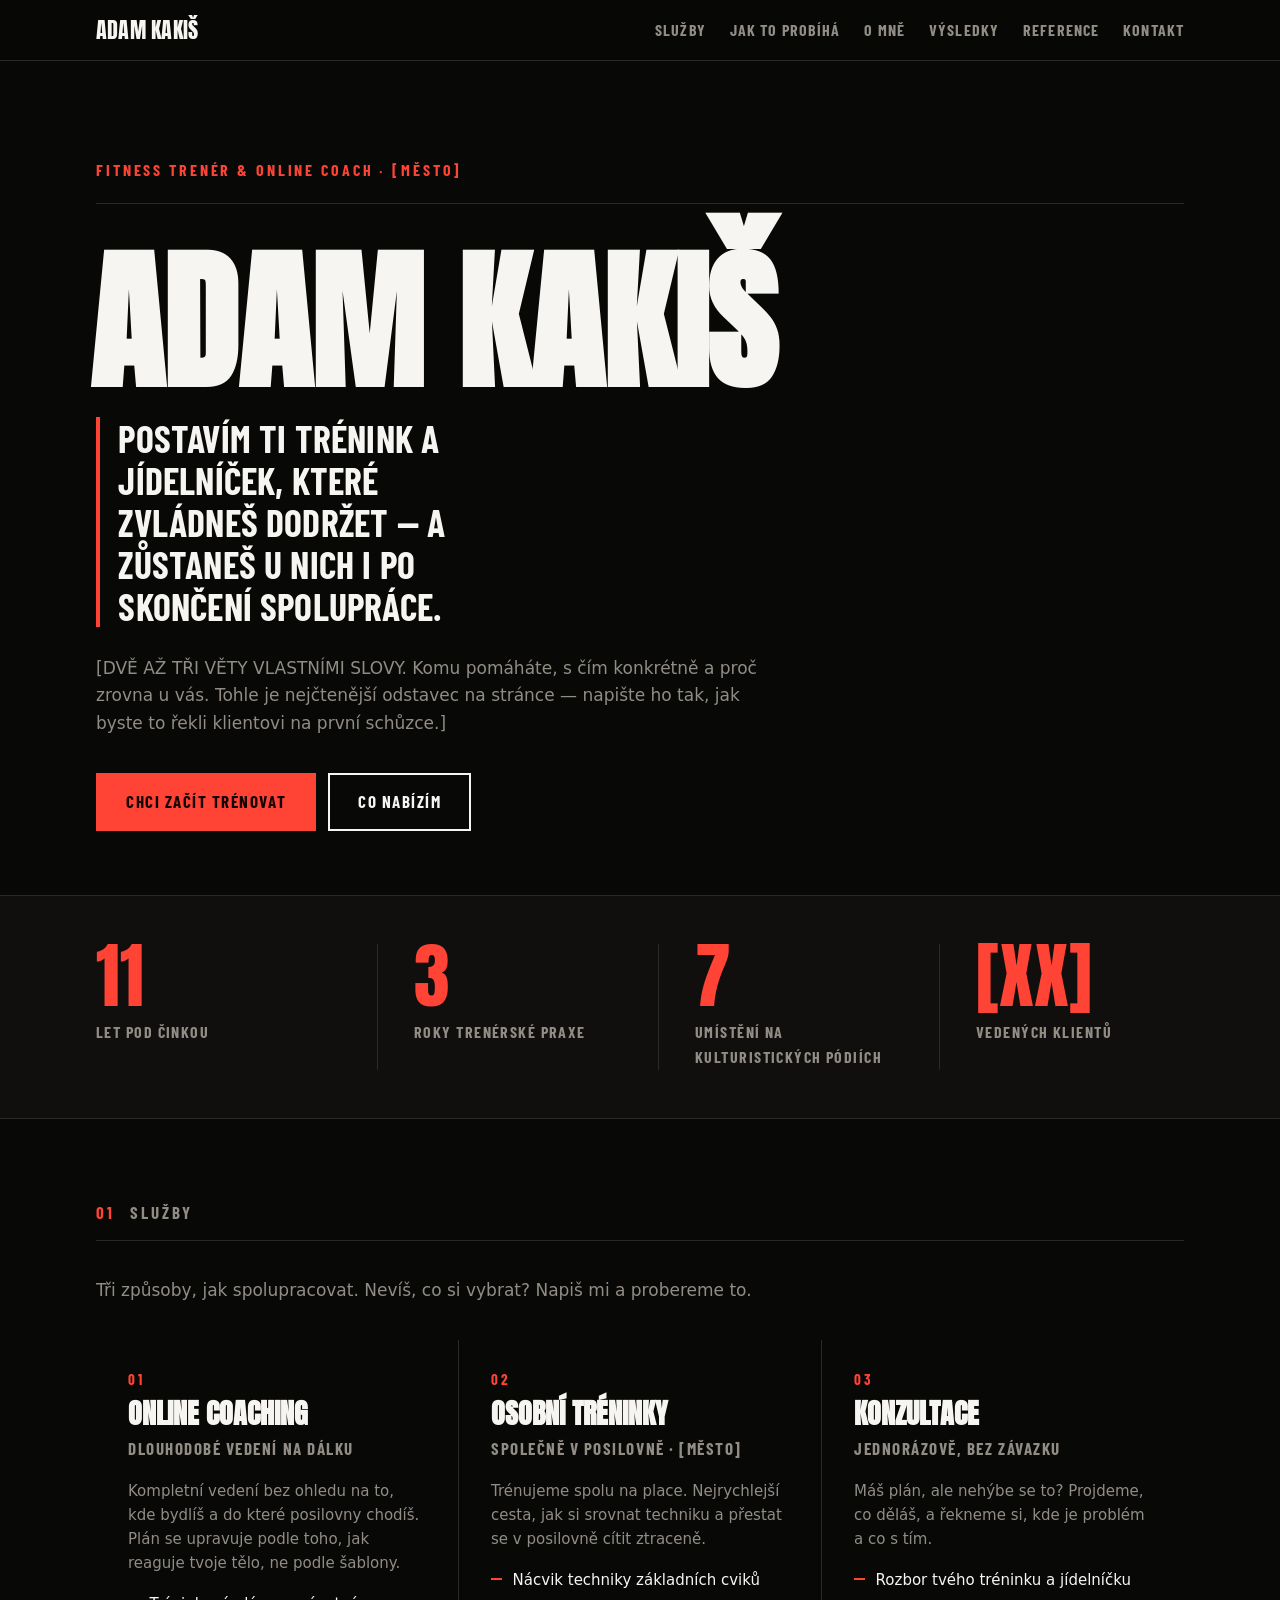
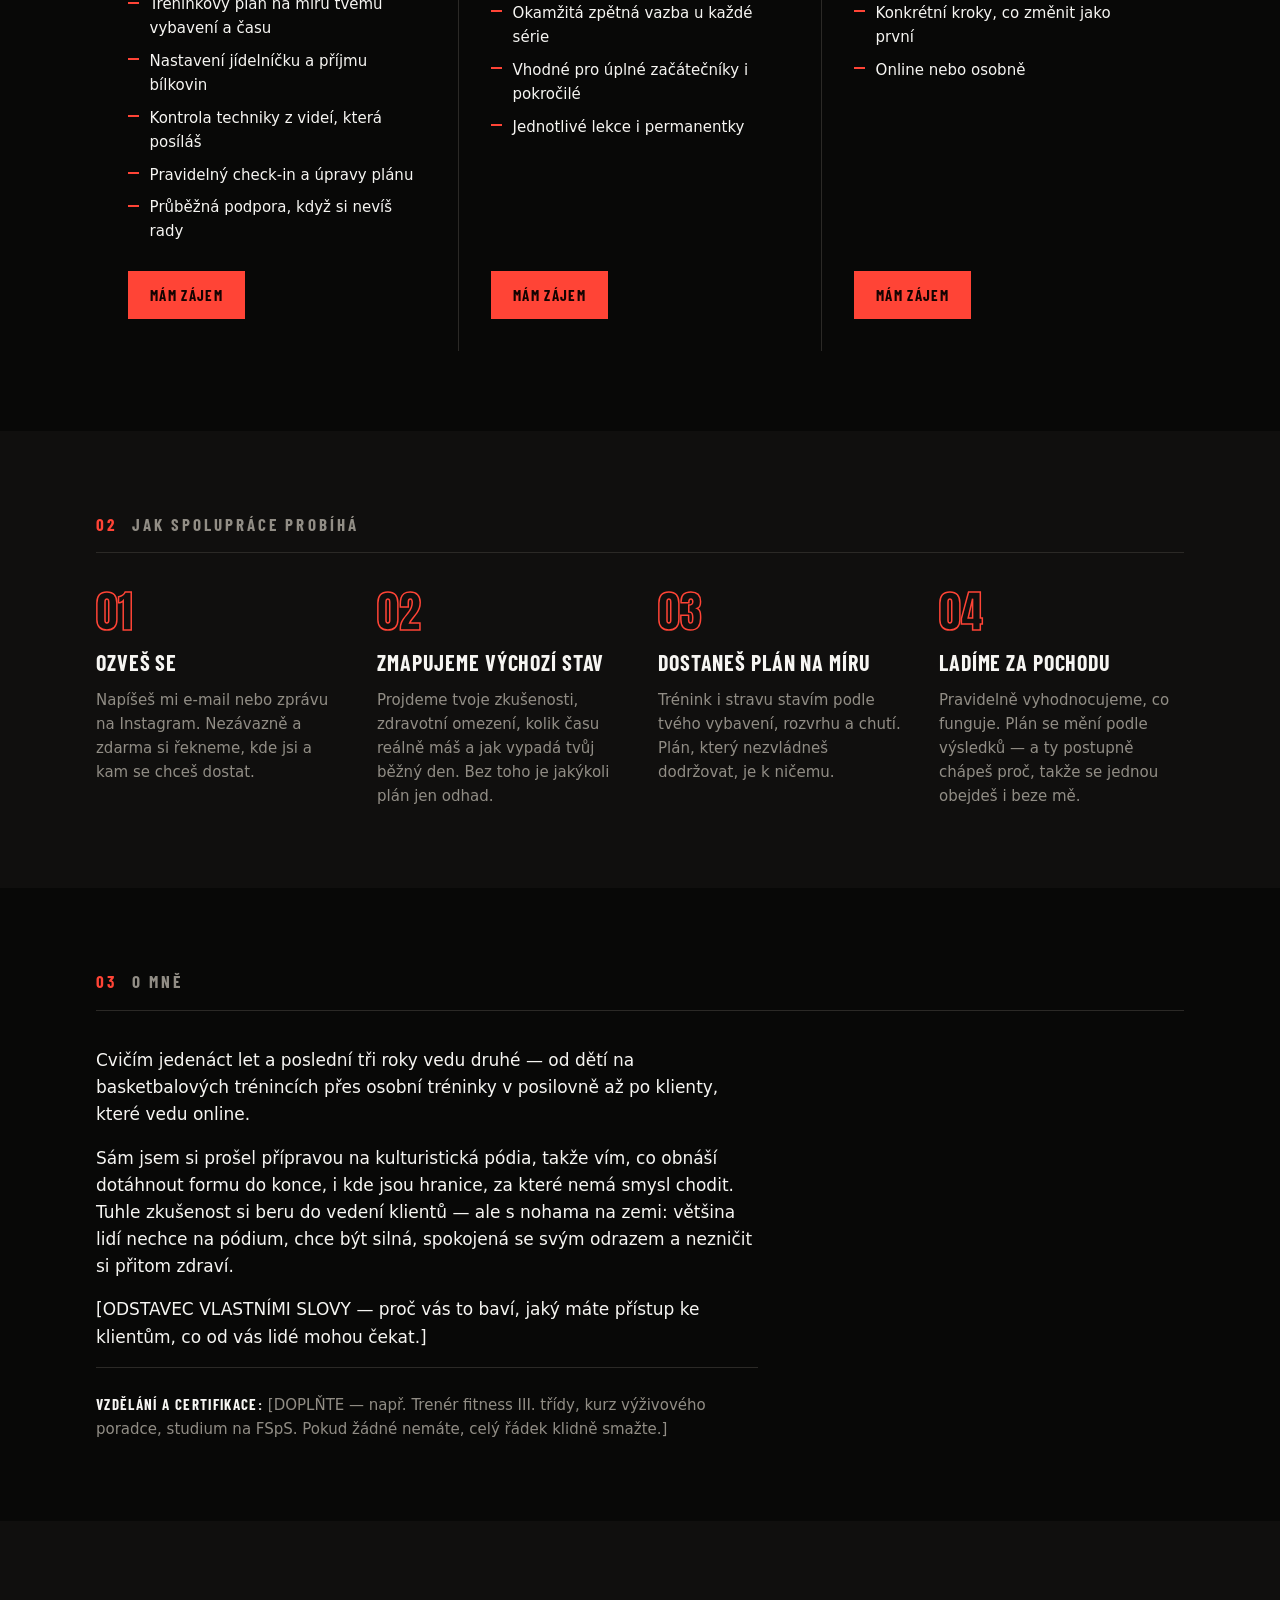
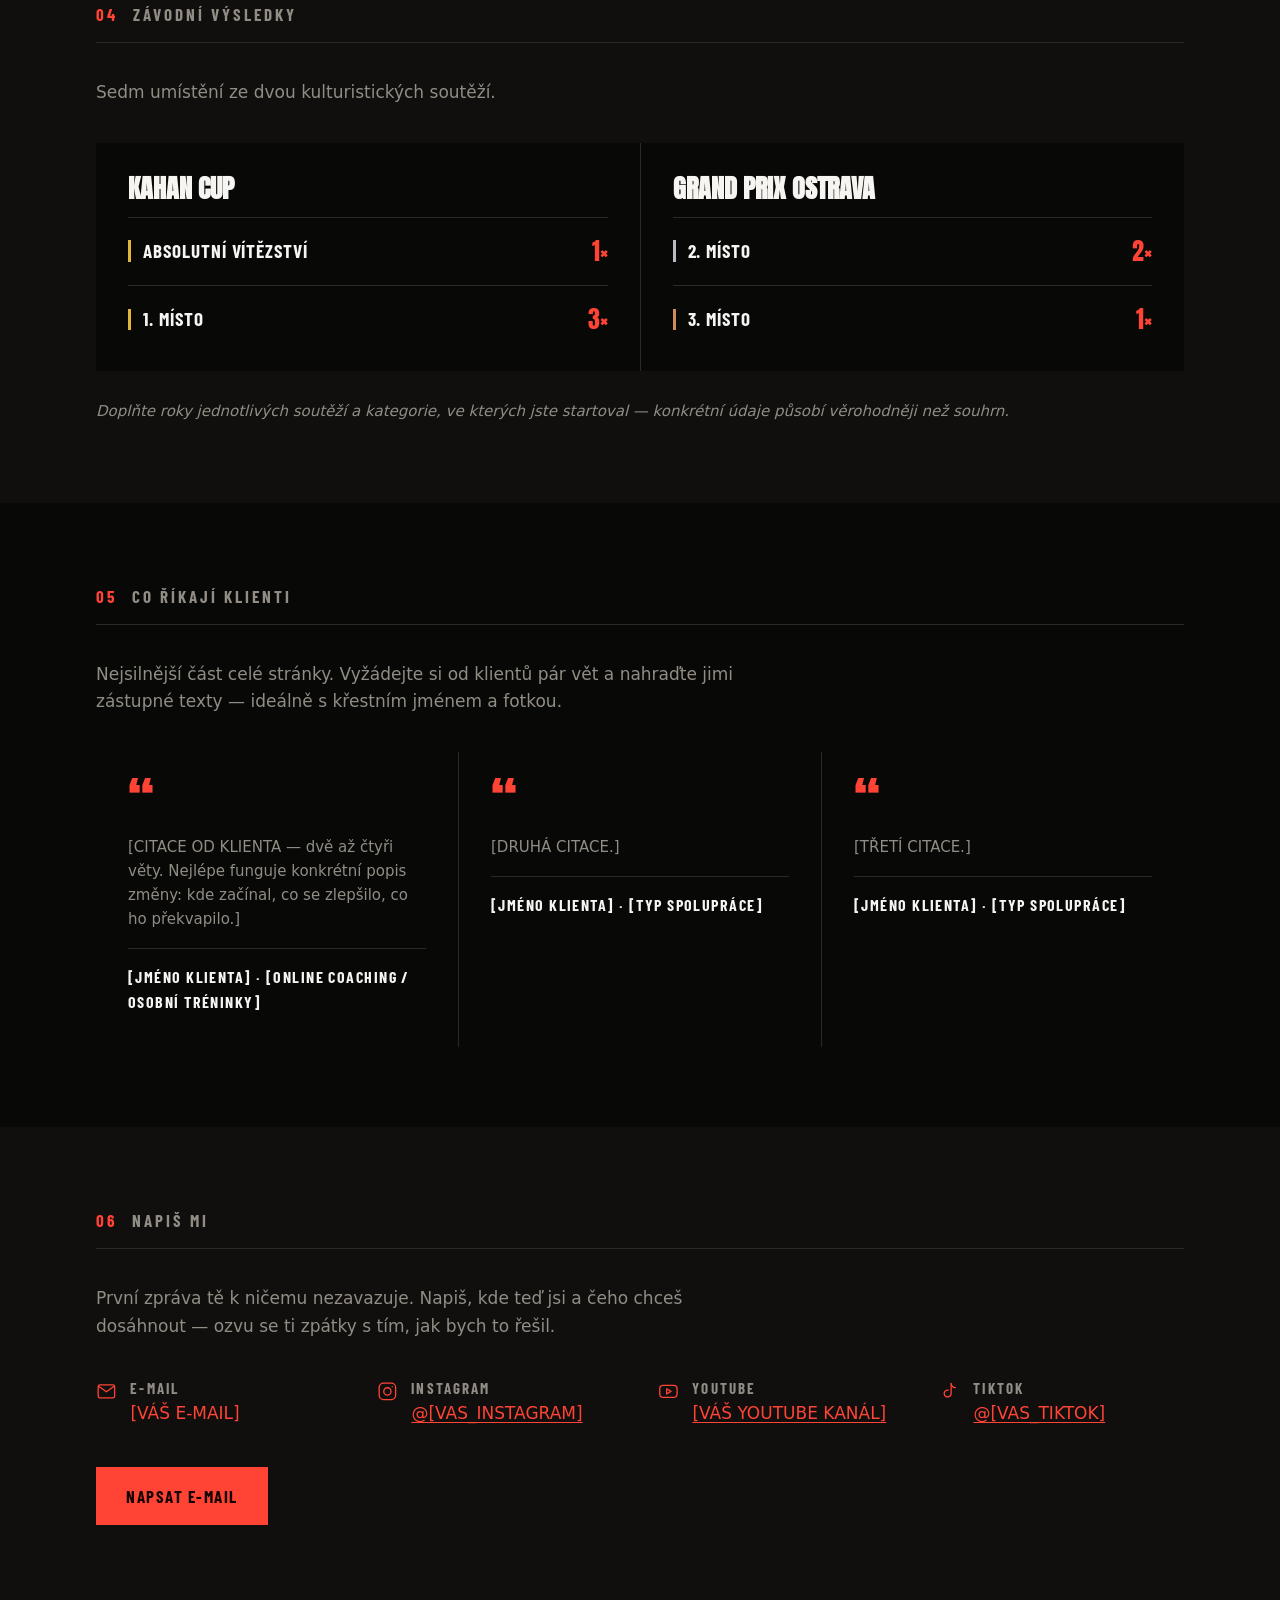
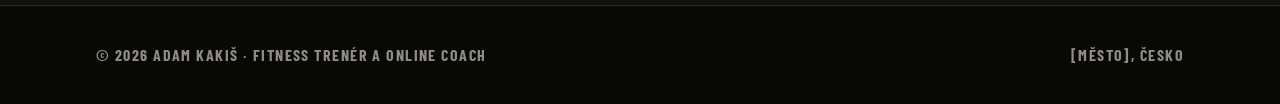
<file: web/nahled/red.html>
<!doctype html>
<html lang="cs">
<head>
<meta charset="utf-8">
<meta name="viewport" content="width=device-width, initial-scale=1">

<title>[NÁHLED Červená] Adam Kakiš — fitness trenér a online coach</title>
<meta name="description" content="Online coaching a osobní tréninky. 11 let pod činkou, 3 roky trenérské praxe, závodní kulturistika. Vedu klienty k síle a formě, která vydrží.">
<meta name="author" content="Adam Kakiš">

<meta property="og:type" content="profile">
<meta property="og:locale" content="cs_CZ">
<meta property="og:title" content="Adam Kakiš — fitness trenér a online coach">
<meta property="og:description" content="Online coaching a osobní tréninky. 11 let pod činkou, závodní kulturistika, individuální plány.">
<meta name="twitter:card" content="summary">

<link rel="icon" href="../assets/favicon.svg" type="image/svg+xml">
<link rel="stylesheet" href="../css/raw.css">
<link rel="stylesheet" href="../css/raw-red.css">

<script>
  try {
    var t = localStorage.getItem('theme');
    if (t) document.documentElement.dataset.theme = t;
  } catch (e) {}
</script>
</head>

<body>
<a class="skip-link" href="#obsah">Přeskočit na obsah</a>

<header class="topbar">
  <nav class="topbar__inner" aria-label="Hlavní navigace">
    <a class="topbar__brand" href="#uvod">Adam Kakiš</a>

    <button class="topbar__toggle" type="button" aria-expanded="false" aria-controls="menu">
      <span class="topbar__toggle-box" aria-hidden="true"></span>
      Menu
    </button>

    <ul class="topbar__menu" id="menu">
      <li><a href="#sluzby">Služby</a></li>
      <li><a href="#jak-to-probiha">Jak to probíhá</a></li>
      <li><a href="#o-mne">O mně</a></li>
      <li><a href="#vysledky">Výsledky</a></li>
      <li><a href="#reference">Reference</a></li>
      <li><a href="#kontakt">Kontakt</a></li>
    </ul>

    <button class="theme-toggle" type="button" title="Přepnout světlý/tmavý režim">
      <span class="visually-hidden">Přepnout světlý nebo tmavý režim</span>
      <svg class="theme-toggle__sun" viewBox="0 0 24 24" aria-hidden="true" focusable="false">
        <circle cx="12" cy="12" r="4.5"/>
        <path d="M12 1.5v3M12 19.5v3M1.5 12h3M19.5 12h3M4.2 4.2l2.1 2.1M17.7 17.7l2.1 2.1M19.8 4.2l-2.1 2.1M6.3 17.7l-2.1 2.1"/>
      </svg>
      <svg class="theme-toggle__moon" viewBox="0 0 24 24" aria-hidden="true" focusable="false">
        <path d="M20.5 14.3A8.5 8.5 0 0 1 9.7 3.5a8.5 8.5 0 1 0 10.8 10.8z"/>
      </svg>
    </button>
  </nav>
</header>

<main id="obsah">

  <!-- ============ ÚVOD ============ -->
  <section class="hero" id="uvod">
    <div class="wrap">
      <p class="hero__eyebrow">Fitness trenér &amp; online coach · [MĚSTO]</p>
      <h1 class="hero__name">Adam Kakiš</h1>
      <p class="hero__claim">
        Postavím ti trénink a jídelníček, které zvládneš dodržet —
        a zůstaneš u nich i po skončení spolupráce.
      </p>
      <p class="hero__lead">
        [DVĚ AŽ TŘI VĚTY VLASTNÍMI SLOVY. Komu pomáháte, s čím konkrétně
        a proč zrovna u vás. Tohle je nejčtenější odstavec na stránce —
        napište ho tak, jak byste to řekli klientovi na první schůzce.]
      </p>
      <p class="hero__actions">
        <a class="btn btn--primary" href="#kontakt">Chci začít trénovat</a>
        <a class="btn" href="#sluzby">Co nabízím</a>
      </p>
    </div>
  </section>

  <!-- ============ ČÍSLA ============ -->
  <section class="stats" aria-label="Zkušenosti v číslech">
    <div class="wrap stats__grid">
      <div class="stat">
        <p class="stat__number">11</p>
        <p class="stat__label">let pod činkou</p>
      </div>
      <div class="stat">
        <p class="stat__number">3</p>
        <p class="stat__label">roky trenérské praxe</p>
      </div>
      <div class="stat">
        <p class="stat__number">7</p>
        <p class="stat__label">umístění na kulturistických pódiích</p>
      </div>
      <div class="stat">
        <p class="stat__number">[XX]</p>
        <p class="stat__label">vedených klientů</p>
      </div>
    </div>
  </section>

  <!-- ============ SLUŽBY ============ -->
  <section class="section" id="sluzby">
    <div class="wrap">
      <h2 class="section__title">Služby</h2>
      <p class="section__intro">
        Tři způsoby, jak spolupracovat. Nevíš, co si vybrat? Napiš mi a probereme to.
      </p>

      <div class="cards cards--3">

        <article class="card card--service">
          <h3 class="card__title">Online coaching</h3>
          <p class="card__tagline">Dlouhodobé vedení na dálku</p>
          <p class="card__text">
            Kompletní vedení bez ohledu na to, kde bydlíš a do které posilovny chodíš.
            Plán se upravuje podle toho, jak reaguje tvoje tělo, ne podle šablony.
          </p>
          <ul class="card__points">
            <li>Tréninkový plán na míru tvému vybavení a času</li>
            <li>Nastavení jídelníčku a příjmu bílkovin</li>
            <li>Kontrola techniky z videí, která posíláš</li>
            <li>Pravidelný check-in a úpravy plánu</li>
            <li>Průběžná podpora, když si nevíš rady</li>
          </ul>
          <p class="card__links">
            <a class="btn btn--primary btn--small" href="#kontakt">Mám zájem</a>
          </p>
        </article>

        <article class="card card--service">
          <h3 class="card__title">Osobní tréninky</h3>
          <p class="card__tagline">Společně v posilovně · [MĚSTO]</p>
          <p class="card__text">
            Trénujeme spolu na place. Nejrychlejší cesta, jak si srovnat techniku
            a přestat se v posilovně cítit ztraceně.
          </p>
          <ul class="card__points">
            <li>Nácvik techniky základních cviků</li>
            <li>Okamžitá zpětná vazba u každé série</li>
            <li>Vhodné pro úplné začátečníky i pokročilé</li>
            <li>Jednotlivé lekce i permanentky</li>
          </ul>
          <p class="card__links">
            <a class="btn btn--primary btn--small" href="#kontakt">Mám zájem</a>
          </p>
        </article>

        <article class="card card--service">
          <h3 class="card__title">Konzultace</h3>
          <p class="card__tagline">Jednorázově, bez závazku</p>
          <p class="card__text">
            Máš plán, ale nehýbe se to? Projdeme, co děláš, a řekneme si,
            kde je problém a co s tím.
          </p>
          <ul class="card__points">
            <li>Rozbor tvého tréninku a jídelníčku</li>
            <li>Konkrétní kroky, co změnit jako první</li>
            <li>Online nebo osobně</li>
          </ul>
          <p class="card__links">
            <a class="btn btn--primary btn--small" href="#kontakt">Mám zájem</a>
          </p>
        </article>

      </div>
    </div>
  </section>

  <!-- ============ JAK TO PROBÍHÁ ============ -->
  <section class="section section--alt" id="jak-to-probiha">
    <div class="wrap">
      <h2 class="section__title">Jak spolupráce probíhá</h2>

      <ol class="steps">
        <li class="step">
          <h3 class="step__title">Ozveš se</h3>
          <p class="step__text">
            Napíšeš mi e-mail nebo zprávu na Instagram. Nezávazně a zdarma
            si řekneme, kde jsi a kam se chceš dostat.
          </p>
        </li>
        <li class="step">
          <h3 class="step__title">Zmapujeme výchozí stav</h3>
          <p class="step__text">
            Projdeme tvoje zkušenosti, zdravotní omezení, kolik času reálně
            máš a jak vypadá tvůj běžný den. Bez toho je jakýkoli plán jen odhad.
          </p>
        </li>
        <li class="step">
          <h3 class="step__title">Dostaneš plán na míru</h3>
          <p class="step__text">
            Trénink i stravu stavím podle tvého vybavení, rozvrhu a chutí.
            Plán, který nezvládneš dodržovat, je k ničemu.
          </p>
        </li>
        <li class="step">
          <h3 class="step__title">Ladíme za pochodu</h3>
          <p class="step__text">
            Pravidelně vyhodnocujeme, co funguje. Plán se mění podle výsledků —
            a ty postupně chápeš proč, takže se jednou obejdeš i beze mě.
          </p>
        </li>
      </ol>
    </div>
  </section>

  <!-- ============ O MNĚ ============ -->
  <section class="section" id="o-mne">
    <div class="wrap">
      <h2 class="section__title">O mně</h2>

      <div class="about">
        <div class="about__text prose">
          <p>
            Cvičím jedenáct let a poslední tři roky vedu druhé — od dětí
            na basketbalových trénincích přes osobní tréninky v posilovně
            až po klienty, které vedu online.
          </p>
          <p>
            Sám jsem si prošel přípravou na kulturistická pódia, takže vím,
            co obnáší dotáhnout formu do konce, i kde jsou hranice, za které
            nemá smysl chodit. Tuhle zkušenost si beru do vedení klientů —
            ale s nohama na zemi: většina lidí nechce na pódium, chce být
            silná, spokojená se svým odrazem a nezničit si přitom zdraví.
          </p>
          <p>
            [ODSTAVEC VLASTNÍMI SLOVY — proč vás to baví, jaký máte přístup
            ke klientům, co od vás lidé mohou čekat.]
          </p>
          <p class="about__creds">
            <strong>Vzdělání a certifikace:</strong>
            [DOPLŇTE — např. Trenér fitness III. třídy, kurz výživového poradce,
            studium na FSpS. Pokud žádné nemáte, celý řádek klidně smažte.]
          </p>
        </div>

        <!-- Fotku vložte do assets/ a odkomentujte:
        <figure class="about__photo">
          <img src="../assets/foto.jpg" alt="Portrét — Adam Kakiš" width="600" height="750">
        </figure>
        -->
      </div>
    </div>
  </section>

  <!-- ============ ZÁVODNÍ VÝSLEDKY ============ -->
  <section class="section section--alt" id="vysledky">
    <div class="wrap">
      <h2 class="section__title">Závodní výsledky</h2>
      <p class="section__intro">
        Sedm umístění ze dvou kulturistických soutěží.
      </p>

      <div class="results">
        <article class="result">
          <h3 class="result__event">Kahan Cup</h3>
          <ul class="result__list">
            <li class="result__item result__item--gold">
              <span class="result__place">Absolutní vítězství</span>
              <span class="result__count">1×</span>
            </li>
            <li class="result__item result__item--gold">
              <span class="result__place">1. místo</span>
              <span class="result__count">3×</span>
            </li>
          </ul>
        </article>

        <article class="result">
          <h3 class="result__event">Grand Prix Ostrava</h3>
          <ul class="result__list">
            <li class="result__item result__item--silver">
              <span class="result__place">2. místo</span>
              <span class="result__count">2×</span>
            </li>
            <li class="result__item result__item--bronze">
              <span class="result__place">3. místo</span>
              <span class="result__count">1×</span>
            </li>
          </ul>
        </article>
      </div>

      <p class="section__note">
        Doplňte roky jednotlivých soutěží a kategorie, ve kterých jste startoval —
        konkrétní údaje působí věrohodněji než souhrn.
      </p>
    </div>
  </section>

  <!-- ============ REFERENCE ============ -->
  <section class="section" id="reference">
    <div class="wrap">
      <h2 class="section__title">Co říkají klienti</h2>
      <p class="section__intro">
        Nejsilnější část celé stránky. Vyžádejte si od klientů pár vět
        a nahraďte jimi zástupné texty — ideálně s křestním jménem a fotkou.
      </p>

      <div class="quotes">
        <figure class="quote">
          <blockquote>
            <p>[CITACE OD KLIENTA — dvě až čtyři věty. Nejlépe funguje konkrétní
            popis změny: kde začínal, co se zlepšilo, co ho překvapilo.]</p>
          </blockquote>
          <figcaption class="quote__author">[JMÉNO KLIENTA] · [online coaching / osobní tréninky]</figcaption>
        </figure>

        <figure class="quote">
          <blockquote>
            <p>[DRUHÁ CITACE.]</p>
          </blockquote>
          <figcaption class="quote__author">[JMÉNO KLIENTA] · [typ spolupráce]</figcaption>
        </figure>

        <figure class="quote">
          <blockquote>
            <p>[TŘETÍ CITACE.]</p>
          </blockquote>
          <figcaption class="quote__author">[JMÉNO KLIENTA] · [typ spolupráce]</figcaption>
        </figure>
      </div>
    </div>
  </section>

  <!-- ============ KONTAKT ============ -->
  <section class="section section--alt" id="kontakt">
    <div class="wrap">
      <h2 class="section__title">Napiš mi</h2>
      <p class="section__intro">
        První zpráva tě k ničemu nezavazuje. Napiš, kde teď jsi a čeho chceš
        dosáhnout — ozvu se ti zpátky s tím, jak bych to řešil.
      </p>

      <ul class="contact">
        <li class="contact__item">
          <svg class="contact__icon" viewBox="0 0 24 24" aria-hidden="true" focusable="false">
            <rect x="2.5" y="4.5" width="19" height="15" rx="2"/>
            <path d="m3 6 9 6.5L21 6"/>
          </svg>
          <span>
            <span class="contact__label">E-mail</span>
            <!-- Adresu doplňte do data-user a data-domain, ne do textu. JS ji složí
                 až v prohlížeči, takže ji roboti nevysbírají ze zdroje stránky. -->
            <a class="contact__value js-email" href="#" data-user="[VASE-JMENO]" data-domain="[DOMENA.CZ]">[VÁŠ E-MAIL]</a>
          </span>
        </li>

        <li class="contact__item">
          <svg class="contact__icon" viewBox="0 0 24 24" aria-hidden="true" focusable="false">
            <rect x="2.5" y="2.5" width="19" height="19" rx="5"/>
            <circle cx="12" cy="12" r="4.2"/>
            <path d="M17.6 6.4v.1"/>
          </svg>
          <span>
            <span class="contact__label">Instagram</span>
            <a class="contact__value" href="https://instagram.com/[VAS_INSTAGRAM]">@[VAS_INSTAGRAM]</a>
          </span>
        </li>

        <li class="contact__item">
          <svg class="contact__icon" viewBox="0 0 24 24" aria-hidden="true" focusable="false">
            <rect x="2" y="5" width="20" height="14" rx="4"/>
            <path d="m10 9 5 3-5 3z"/>
          </svg>
          <span>
            <span class="contact__label">YouTube</span>
            <a class="contact__value" href="[ODKAZ NA VÁŠ YOUTUBE]">[VÁŠ YOUTUBE KANÁL]</a>
          </span>
        </li>

        <li class="contact__item">
          <svg class="contact__icon" viewBox="0 0 24 24" aria-hidden="true" focusable="false">
            <path d="M14 3v11.5a4 4 0 1 1-3.4-4"/>
            <path d="M14 3c.4 2.7 2.2 4.4 5 4.6"/>
          </svg>
          <span>
            <span class="contact__label">TikTok</span>
            <a class="contact__value" href="https://tiktok.com/@[VAS_TIKTOK]">@[VAS_TIKTOK]</a>
          </span>
        </li>
      </ul>

      <p class="contact__cta">
        <a class="btn btn--primary js-email-btn" href="#kontakt" data-user="[VASE-JMENO]" data-domain="[DOMENA.CZ]" data-subject="Zájem o coaching">Napsat e-mail</a>
      </p>
    </div>
  </section>

</main>

<footer class="footer">
  <div class="wrap footer__inner">
    <p>© <span class="js-year">2026</span> Adam Kakiš · fitness trenér a online coach</p>
    <p>[MĚSTO], Česko</p>
  </div>
</footer>

<script src="../js/main.js"></script>
</body>
</html>
</file>
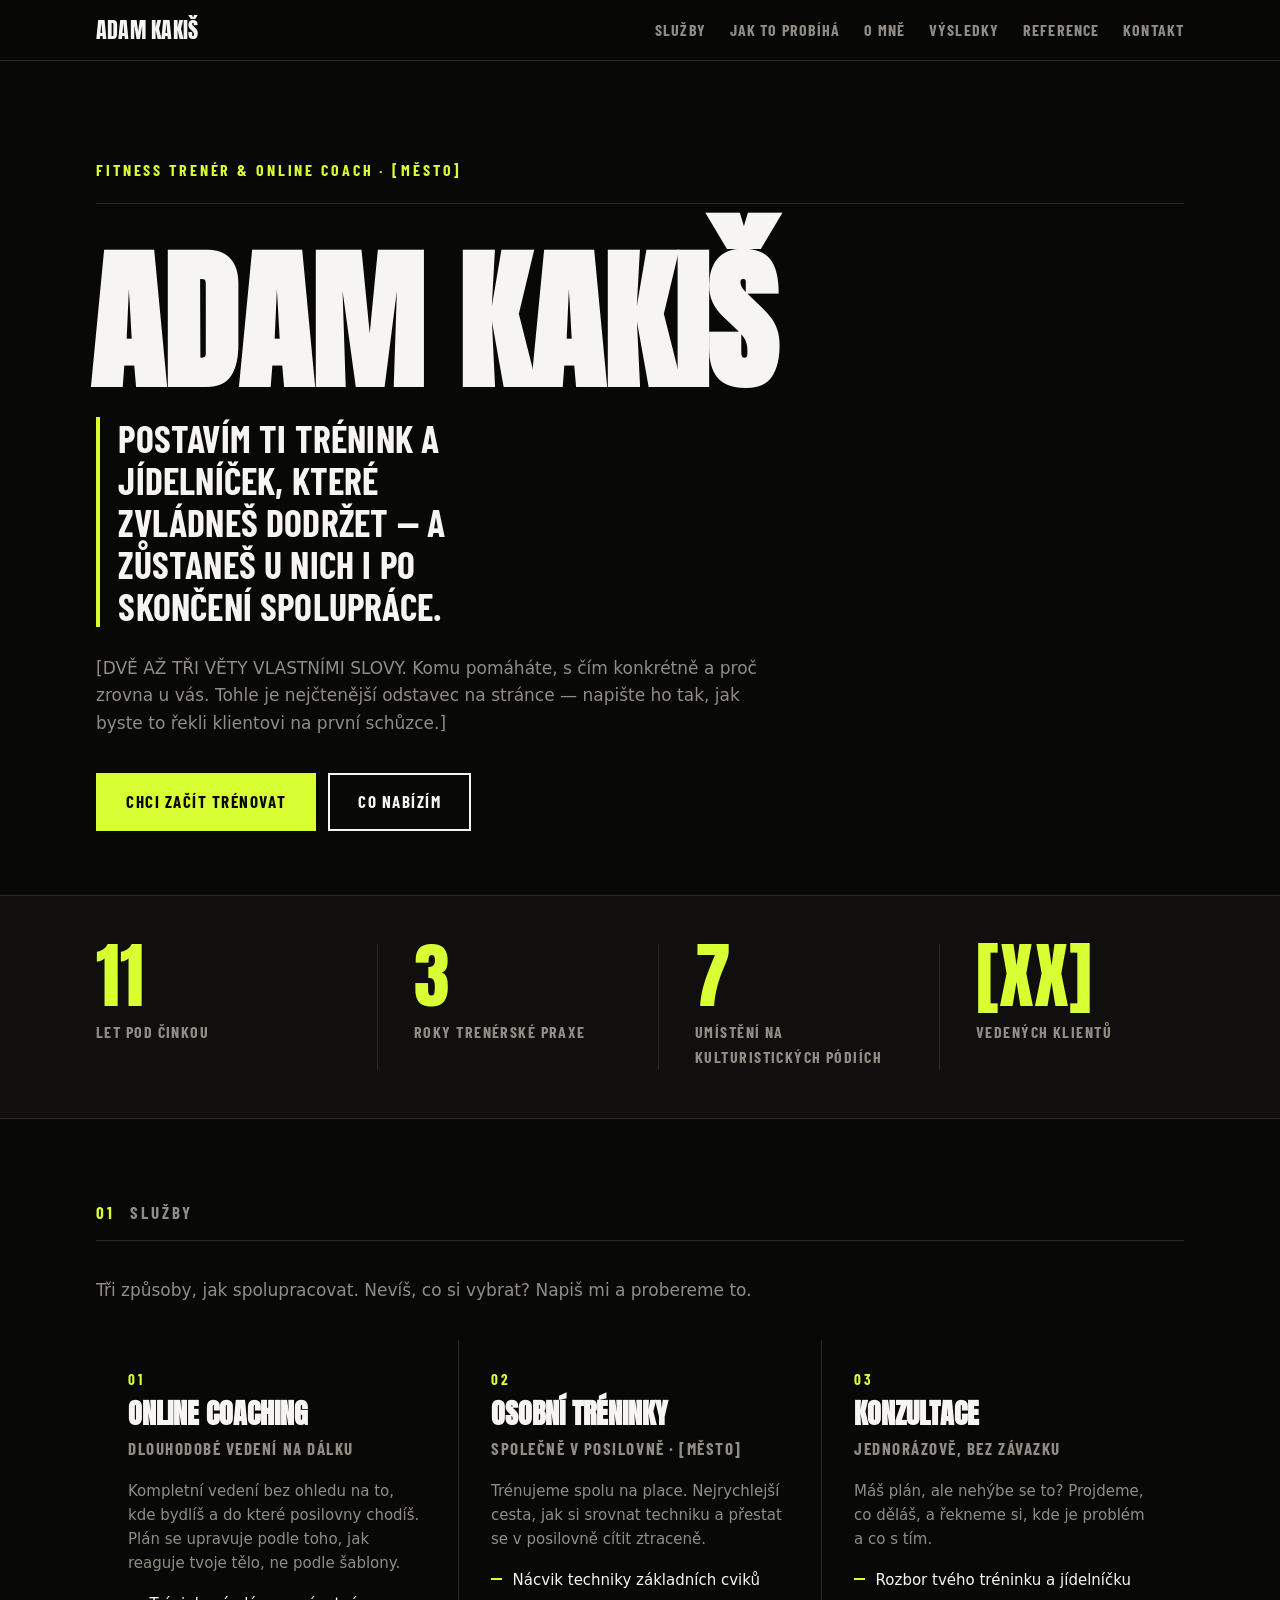
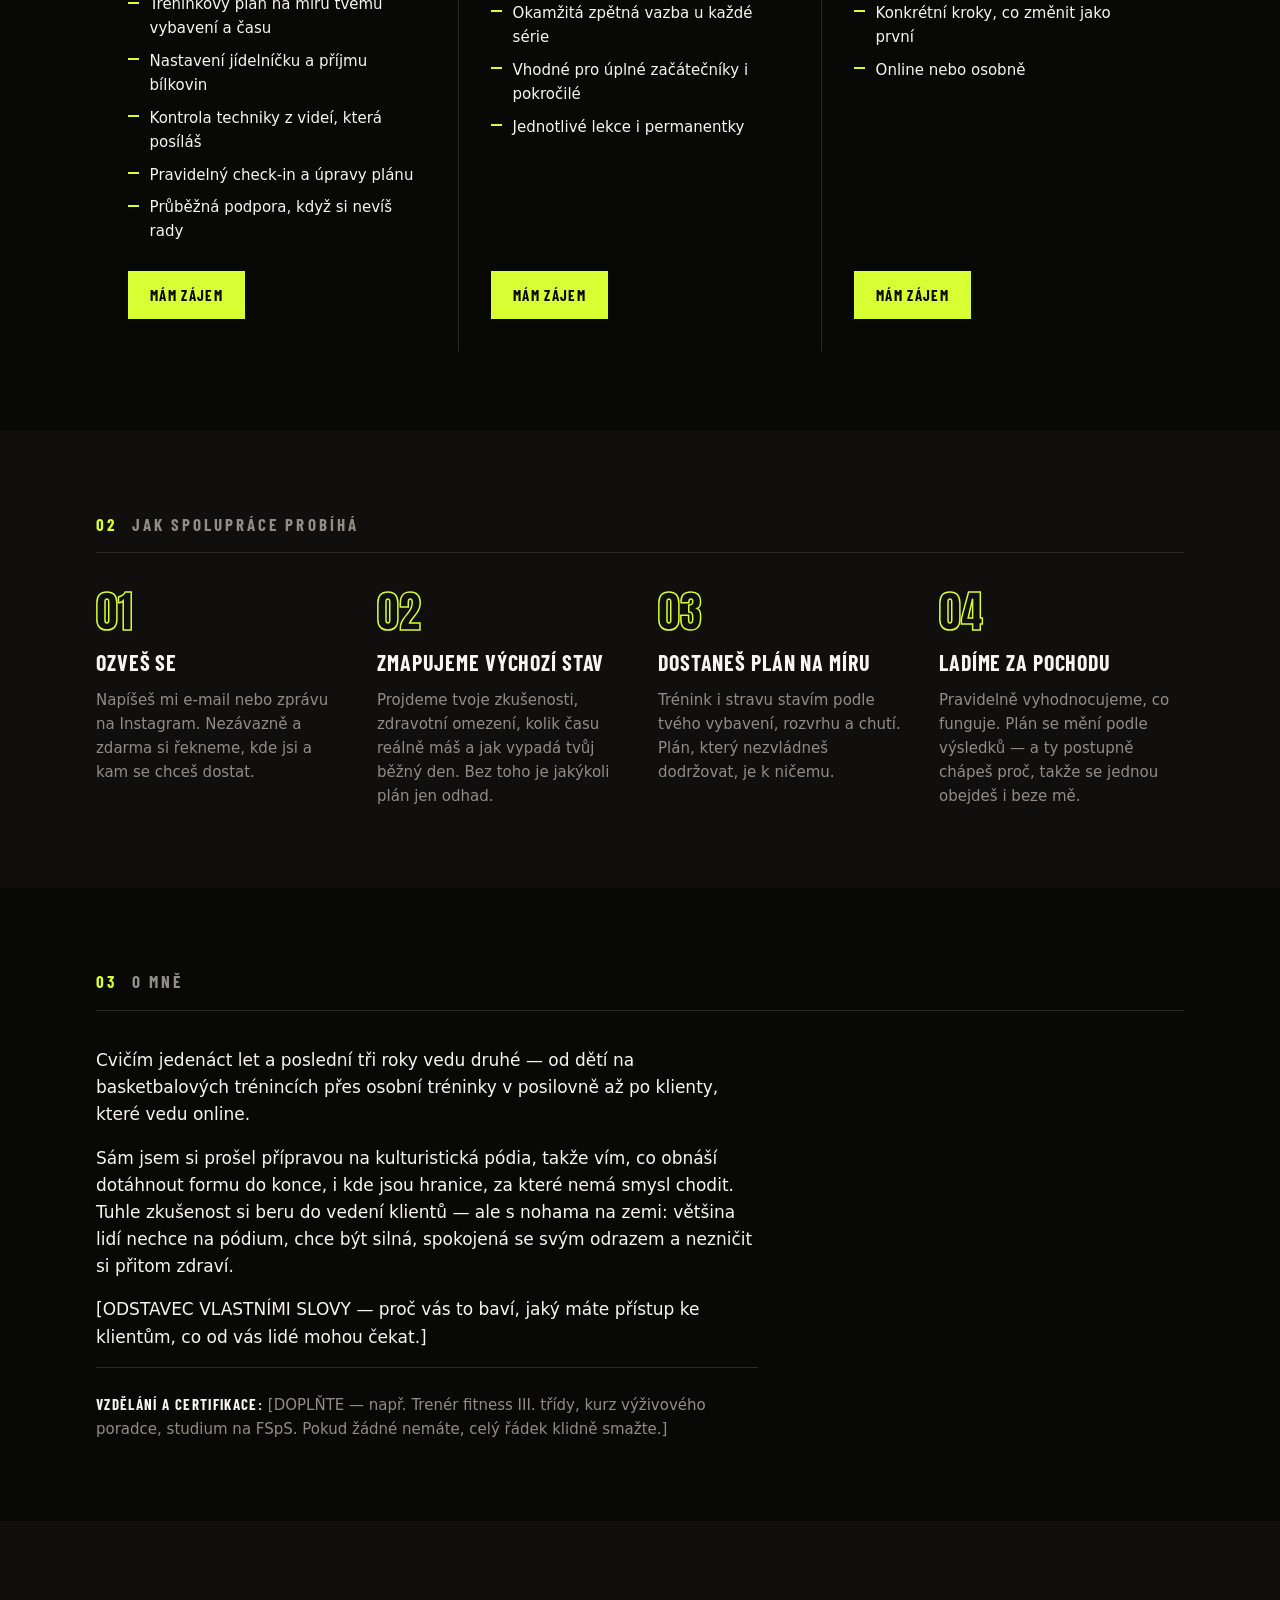
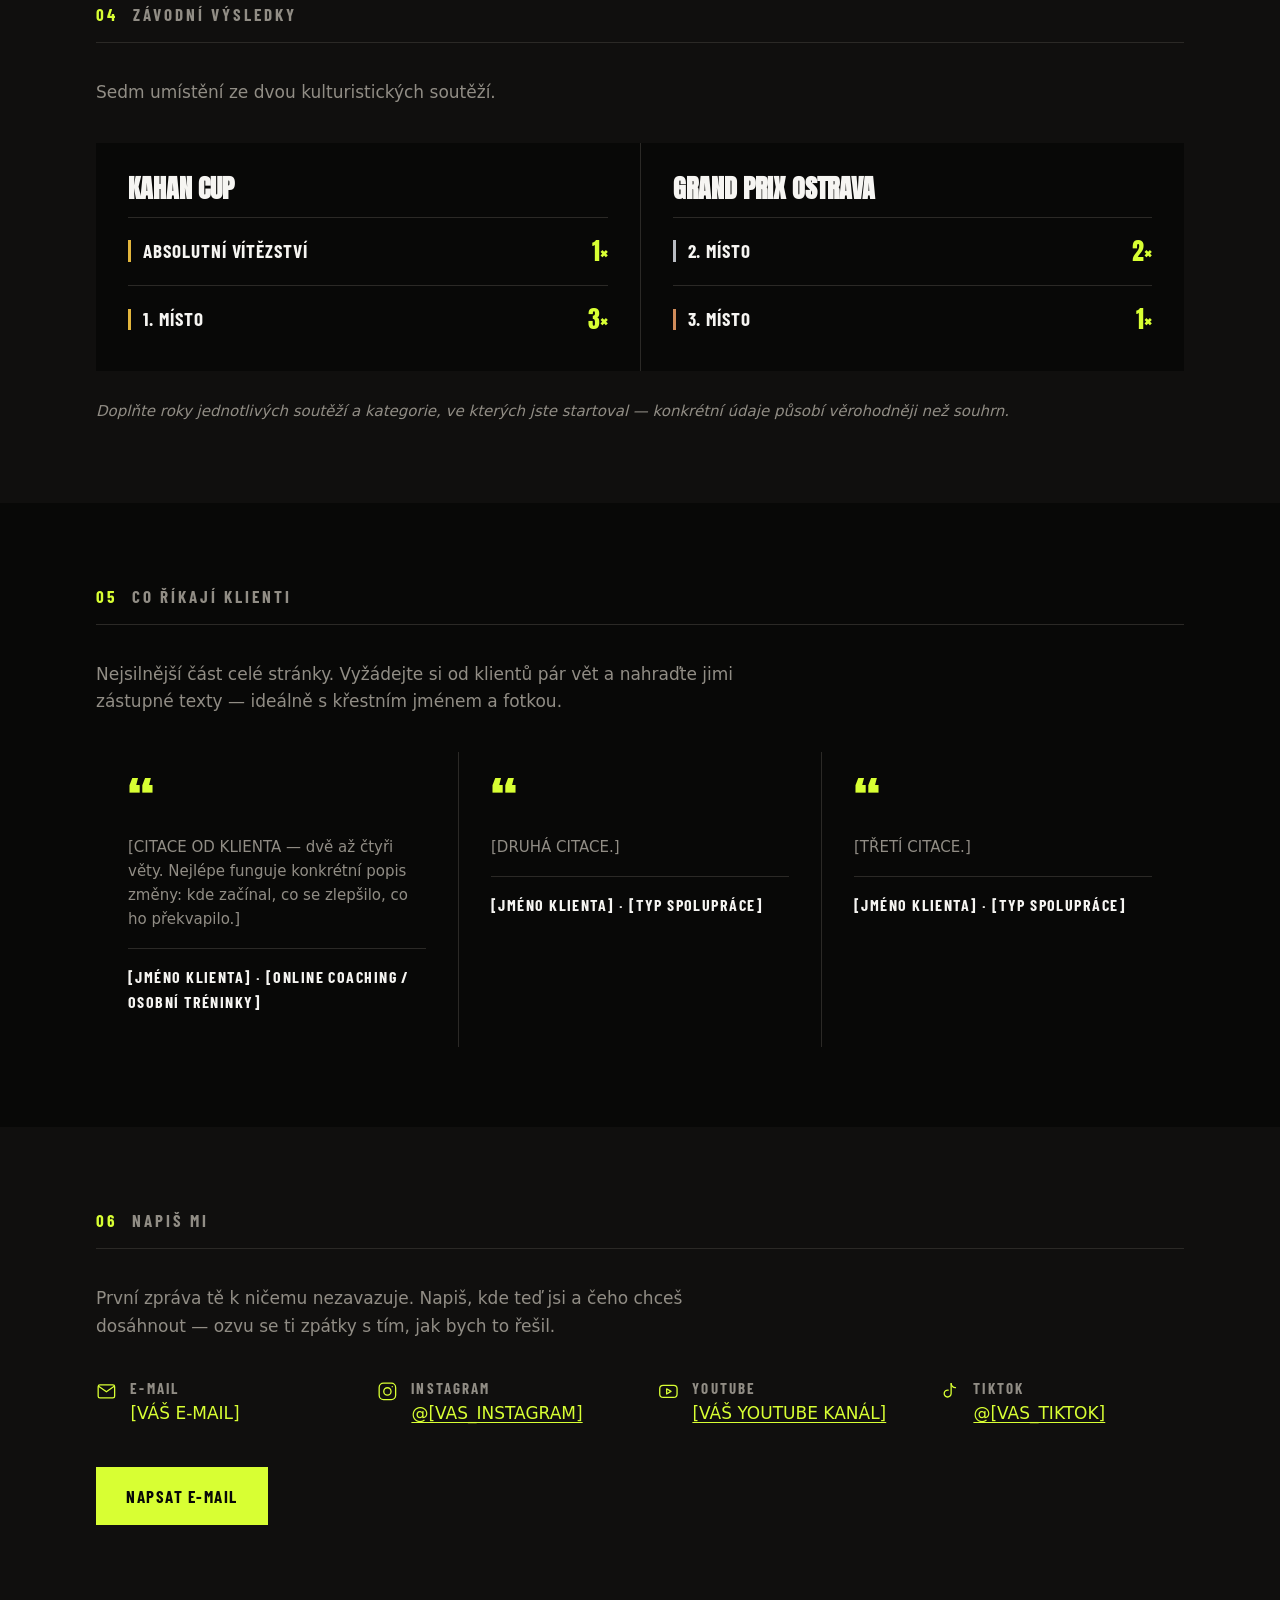
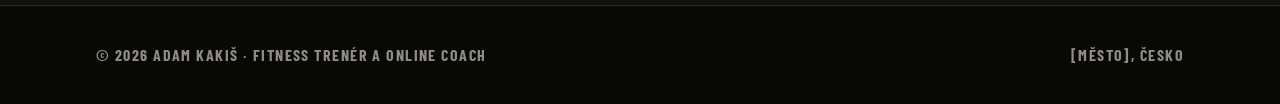
<file: web/nahled/volt.html>
<!doctype html>
<html lang="cs">
<head>
<meta charset="utf-8">
<meta name="viewport" content="width=device-width, initial-scale=1">

<title>[NÁHLED Volt] Adam Kakiš — fitness trenér a online coach</title>
<meta name="description" content="Online coaching a osobní tréninky. 11 let pod činkou, 3 roky trenérské praxe, závodní kulturistika. Vedu klienty k síle a formě, která vydrží.">
<meta name="author" content="Adam Kakiš">

<meta property="og:type" content="profile">
<meta property="og:locale" content="cs_CZ">
<meta property="og:title" content="Adam Kakiš — fitness trenér a online coach">
<meta property="og:description" content="Online coaching a osobní tréninky. 11 let pod činkou, závodní kulturistika, individuální plány.">
<meta name="twitter:card" content="summary">

<link rel="icon" href="../assets/favicon.svg" type="image/svg+xml">
<link rel="stylesheet" href="../css/raw.css">
<link rel="stylesheet" href="../css/raw-volt.css">

<script>
  try {
    var t = localStorage.getItem('theme');
    if (t) document.documentElement.dataset.theme = t;
  } catch (e) {}
</script>
</head>

<body>
<a class="skip-link" href="#obsah">Přeskočit na obsah</a>

<header class="topbar">
  <nav class="topbar__inner" aria-label="Hlavní navigace">
    <a class="topbar__brand" href="#uvod">Adam Kakiš</a>

    <button class="topbar__toggle" type="button" aria-expanded="false" aria-controls="menu">
      <span class="topbar__toggle-box" aria-hidden="true"></span>
      Menu
    </button>

    <ul class="topbar__menu" id="menu">
      <li><a href="#sluzby">Služby</a></li>
      <li><a href="#jak-to-probiha">Jak to probíhá</a></li>
      <li><a href="#o-mne">O mně</a></li>
      <li><a href="#vysledky">Výsledky</a></li>
      <li><a href="#reference">Reference</a></li>
      <li><a href="#kontakt">Kontakt</a></li>
    </ul>

    <button class="theme-toggle" type="button" title="Přepnout světlý/tmavý režim">
      <span class="visually-hidden">Přepnout světlý nebo tmavý režim</span>
      <svg class="theme-toggle__sun" viewBox="0 0 24 24" aria-hidden="true" focusable="false">
        <circle cx="12" cy="12" r="4.5"/>
        <path d="M12 1.5v3M12 19.5v3M1.5 12h3M19.5 12h3M4.2 4.2l2.1 2.1M17.7 17.7l2.1 2.1M19.8 4.2l-2.1 2.1M6.3 17.7l-2.1 2.1"/>
      </svg>
      <svg class="theme-toggle__moon" viewBox="0 0 24 24" aria-hidden="true" focusable="false">
        <path d="M20.5 14.3A8.5 8.5 0 0 1 9.7 3.5a8.5 8.5 0 1 0 10.8 10.8z"/>
      </svg>
    </button>
  </nav>
</header>

<main id="obsah">

  <!-- ============ ÚVOD ============ -->
  <section class="hero" id="uvod">
    <div class="wrap">
      <p class="hero__eyebrow">Fitness trenér &amp; online coach · [MĚSTO]</p>
      <h1 class="hero__name">Adam Kakiš</h1>
      <p class="hero__claim">
        Postavím ti trénink a jídelníček, které zvládneš dodržet —
        a zůstaneš u nich i po skončení spolupráce.
      </p>
      <p class="hero__lead">
        [DVĚ AŽ TŘI VĚTY VLASTNÍMI SLOVY. Komu pomáháte, s čím konkrétně
        a proč zrovna u vás. Tohle je nejčtenější odstavec na stránce —
        napište ho tak, jak byste to řekli klientovi na první schůzce.]
      </p>
      <p class="hero__actions">
        <a class="btn btn--primary" href="#kontakt">Chci začít trénovat</a>
        <a class="btn" href="#sluzby">Co nabízím</a>
      </p>
    </div>
  </section>

  <!-- ============ ČÍSLA ============ -->
  <section class="stats" aria-label="Zkušenosti v číslech">
    <div class="wrap stats__grid">
      <div class="stat">
        <p class="stat__number">11</p>
        <p class="stat__label">let pod činkou</p>
      </div>
      <div class="stat">
        <p class="stat__number">3</p>
        <p class="stat__label">roky trenérské praxe</p>
      </div>
      <div class="stat">
        <p class="stat__number">7</p>
        <p class="stat__label">umístění na kulturistických pódiích</p>
      </div>
      <div class="stat">
        <p class="stat__number">[XX]</p>
        <p class="stat__label">vedených klientů</p>
      </div>
    </div>
  </section>

  <!-- ============ SLUŽBY ============ -->
  <section class="section" id="sluzby">
    <div class="wrap">
      <h2 class="section__title">Služby</h2>
      <p class="section__intro">
        Tři způsoby, jak spolupracovat. Nevíš, co si vybrat? Napiš mi a probereme to.
      </p>

      <div class="cards cards--3">

        <article class="card card--service">
          <h3 class="card__title">Online coaching</h3>
          <p class="card__tagline">Dlouhodobé vedení na dálku</p>
          <p class="card__text">
            Kompletní vedení bez ohledu na to, kde bydlíš a do které posilovny chodíš.
            Plán se upravuje podle toho, jak reaguje tvoje tělo, ne podle šablony.
          </p>
          <ul class="card__points">
            <li>Tréninkový plán na míru tvému vybavení a času</li>
            <li>Nastavení jídelníčku a příjmu bílkovin</li>
            <li>Kontrola techniky z videí, která posíláš</li>
            <li>Pravidelný check-in a úpravy plánu</li>
            <li>Průběžná podpora, když si nevíš rady</li>
          </ul>
          <p class="card__links">
            <a class="btn btn--primary btn--small" href="#kontakt">Mám zájem</a>
          </p>
        </article>

        <article class="card card--service">
          <h3 class="card__title">Osobní tréninky</h3>
          <p class="card__tagline">Společně v posilovně · [MĚSTO]</p>
          <p class="card__text">
            Trénujeme spolu na place. Nejrychlejší cesta, jak si srovnat techniku
            a přestat se v posilovně cítit ztraceně.
          </p>
          <ul class="card__points">
            <li>Nácvik techniky základních cviků</li>
            <li>Okamžitá zpětná vazba u každé série</li>
            <li>Vhodné pro úplné začátečníky i pokročilé</li>
            <li>Jednotlivé lekce i permanentky</li>
          </ul>
          <p class="card__links">
            <a class="btn btn--primary btn--small" href="#kontakt">Mám zájem</a>
          </p>
        </article>

        <article class="card card--service">
          <h3 class="card__title">Konzultace</h3>
          <p class="card__tagline">Jednorázově, bez závazku</p>
          <p class="card__text">
            Máš plán, ale nehýbe se to? Projdeme, co děláš, a řekneme si,
            kde je problém a co s tím.
          </p>
          <ul class="card__points">
            <li>Rozbor tvého tréninku a jídelníčku</li>
            <li>Konkrétní kroky, co změnit jako první</li>
            <li>Online nebo osobně</li>
          </ul>
          <p class="card__links">
            <a class="btn btn--primary btn--small" href="#kontakt">Mám zájem</a>
          </p>
        </article>

      </div>
    </div>
  </section>

  <!-- ============ JAK TO PROBÍHÁ ============ -->
  <section class="section section--alt" id="jak-to-probiha">
    <div class="wrap">
      <h2 class="section__title">Jak spolupráce probíhá</h2>

      <ol class="steps">
        <li class="step">
          <h3 class="step__title">Ozveš se</h3>
          <p class="step__text">
            Napíšeš mi e-mail nebo zprávu na Instagram. Nezávazně a zdarma
            si řekneme, kde jsi a kam se chceš dostat.
          </p>
        </li>
        <li class="step">
          <h3 class="step__title">Zmapujeme výchozí stav</h3>
          <p class="step__text">
            Projdeme tvoje zkušenosti, zdravotní omezení, kolik času reálně
            máš a jak vypadá tvůj běžný den. Bez toho je jakýkoli plán jen odhad.
          </p>
        </li>
        <li class="step">
          <h3 class="step__title">Dostaneš plán na míru</h3>
          <p class="step__text">
            Trénink i stravu stavím podle tvého vybavení, rozvrhu a chutí.
            Plán, který nezvládneš dodržovat, je k ničemu.
          </p>
        </li>
        <li class="step">
          <h3 class="step__title">Ladíme za pochodu</h3>
          <p class="step__text">
            Pravidelně vyhodnocujeme, co funguje. Plán se mění podle výsledků —
            a ty postupně chápeš proč, takže se jednou obejdeš i beze mě.
          </p>
        </li>
      </ol>
    </div>
  </section>

  <!-- ============ O MNĚ ============ -->
  <section class="section" id="o-mne">
    <div class="wrap">
      <h2 class="section__title">O mně</h2>

      <div class="about">
        <div class="about__text prose">
          <p>
            Cvičím jedenáct let a poslední tři roky vedu druhé — od dětí
            na basketbalových trénincích přes osobní tréninky v posilovně
            až po klienty, které vedu online.
          </p>
          <p>
            Sám jsem si prošel přípravou na kulturistická pódia, takže vím,
            co obnáší dotáhnout formu do konce, i kde jsou hranice, za které
            nemá smysl chodit. Tuhle zkušenost si beru do vedení klientů —
            ale s nohama na zemi: většina lidí nechce na pódium, chce být
            silná, spokojená se svým odrazem a nezničit si přitom zdraví.
          </p>
          <p>
            [ODSTAVEC VLASTNÍMI SLOVY — proč vás to baví, jaký máte přístup
            ke klientům, co od vás lidé mohou čekat.]
          </p>
          <p class="about__creds">
            <strong>Vzdělání a certifikace:</strong>
            [DOPLŇTE — např. Trenér fitness III. třídy, kurz výživového poradce,
            studium na FSpS. Pokud žádné nemáte, celý řádek klidně smažte.]
          </p>
        </div>

        <!-- Fotku vložte do assets/ a odkomentujte:
        <figure class="about__photo">
          <img src="../assets/foto.jpg" alt="Portrét — Adam Kakiš" width="600" height="750">
        </figure>
        -->
      </div>
    </div>
  </section>

  <!-- ============ ZÁVODNÍ VÝSLEDKY ============ -->
  <section class="section section--alt" id="vysledky">
    <div class="wrap">
      <h2 class="section__title">Závodní výsledky</h2>
      <p class="section__intro">
        Sedm umístění ze dvou kulturistických soutěží.
      </p>

      <div class="results">
        <article class="result">
          <h3 class="result__event">Kahan Cup</h3>
          <ul class="result__list">
            <li class="result__item result__item--gold">
              <span class="result__place">Absolutní vítězství</span>
              <span class="result__count">1×</span>
            </li>
            <li class="result__item result__item--gold">
              <span class="result__place">1. místo</span>
              <span class="result__count">3×</span>
            </li>
          </ul>
        </article>

        <article class="result">
          <h3 class="result__event">Grand Prix Ostrava</h3>
          <ul class="result__list">
            <li class="result__item result__item--silver">
              <span class="result__place">2. místo</span>
              <span class="result__count">2×</span>
            </li>
            <li class="result__item result__item--bronze">
              <span class="result__place">3. místo</span>
              <span class="result__count">1×</span>
            </li>
          </ul>
        </article>
      </div>

      <p class="section__note">
        Doplňte roky jednotlivých soutěží a kategorie, ve kterých jste startoval —
        konkrétní údaje působí věrohodněji než souhrn.
      </p>
    </div>
  </section>

  <!-- ============ REFERENCE ============ -->
  <section class="section" id="reference">
    <div class="wrap">
      <h2 class="section__title">Co říkají klienti</h2>
      <p class="section__intro">
        Nejsilnější část celé stránky. Vyžádejte si od klientů pár vět
        a nahraďte jimi zástupné texty — ideálně s křestním jménem a fotkou.
      </p>

      <div class="quotes">
        <figure class="quote">
          <blockquote>
            <p>[CITACE OD KLIENTA — dvě až čtyři věty. Nejlépe funguje konkrétní
            popis změny: kde začínal, co se zlepšilo, co ho překvapilo.]</p>
          </blockquote>
          <figcaption class="quote__author">[JMÉNO KLIENTA] · [online coaching / osobní tréninky]</figcaption>
        </figure>

        <figure class="quote">
          <blockquote>
            <p>[DRUHÁ CITACE.]</p>
          </blockquote>
          <figcaption class="quote__author">[JMÉNO KLIENTA] · [typ spolupráce]</figcaption>
        </figure>

        <figure class="quote">
          <blockquote>
            <p>[TŘETÍ CITACE.]</p>
          </blockquote>
          <figcaption class="quote__author">[JMÉNO KLIENTA] · [typ spolupráce]</figcaption>
        </figure>
      </div>
    </div>
  </section>

  <!-- ============ KONTAKT ============ -->
  <section class="section section--alt" id="kontakt">
    <div class="wrap">
      <h2 class="section__title">Napiš mi</h2>
      <p class="section__intro">
        První zpráva tě k ničemu nezavazuje. Napiš, kde teď jsi a čeho chceš
        dosáhnout — ozvu se ti zpátky s tím, jak bych to řešil.
      </p>

      <ul class="contact">
        <li class="contact__item">
          <svg class="contact__icon" viewBox="0 0 24 24" aria-hidden="true" focusable="false">
            <rect x="2.5" y="4.5" width="19" height="15" rx="2"/>
            <path d="m3 6 9 6.5L21 6"/>
          </svg>
          <span>
            <span class="contact__label">E-mail</span>
            <!-- Adresu doplňte do data-user a data-domain, ne do textu. JS ji složí
                 až v prohlížeči, takže ji roboti nevysbírají ze zdroje stránky. -->
            <a class="contact__value js-email" href="#" data-user="[VASE-JMENO]" data-domain="[DOMENA.CZ]">[VÁŠ E-MAIL]</a>
          </span>
        </li>

        <li class="contact__item">
          <svg class="contact__icon" viewBox="0 0 24 24" aria-hidden="true" focusable="false">
            <rect x="2.5" y="2.5" width="19" height="19" rx="5"/>
            <circle cx="12" cy="12" r="4.2"/>
            <path d="M17.6 6.4v.1"/>
          </svg>
          <span>
            <span class="contact__label">Instagram</span>
            <a class="contact__value" href="https://instagram.com/[VAS_INSTAGRAM]">@[VAS_INSTAGRAM]</a>
          </span>
        </li>

        <li class="contact__item">
          <svg class="contact__icon" viewBox="0 0 24 24" aria-hidden="true" focusable="false">
            <rect x="2" y="5" width="20" height="14" rx="4"/>
            <path d="m10 9 5 3-5 3z"/>
          </svg>
          <span>
            <span class="contact__label">YouTube</span>
            <a class="contact__value" href="[ODKAZ NA VÁŠ YOUTUBE]">[VÁŠ YOUTUBE KANÁL]</a>
          </span>
        </li>

        <li class="contact__item">
          <svg class="contact__icon" viewBox="0 0 24 24" aria-hidden="true" focusable="false">
            <path d="M14 3v11.5a4 4 0 1 1-3.4-4"/>
            <path d="M14 3c.4 2.7 2.2 4.4 5 4.6"/>
          </svg>
          <span>
            <span class="contact__label">TikTok</span>
            <a class="contact__value" href="https://tiktok.com/@[VAS_TIKTOK]">@[VAS_TIKTOK]</a>
          </span>
        </li>
      </ul>

      <p class="contact__cta">
        <a class="btn btn--primary js-email-btn" href="#kontakt" data-user="[VASE-JMENO]" data-domain="[DOMENA.CZ]" data-subject="Zájem o coaching">Napsat e-mail</a>
      </p>
    </div>
  </section>

</main>

<footer class="footer">
  <div class="wrap footer__inner">
    <p>© <span class="js-year">2026</span> Adam Kakiš · fitness trenér a online coach</p>
    <p>[MĚSTO], Česko</p>
  </div>
</footer>

<script src="../js/main.js"></script>
</body>
</html>
</file>
<file: web/css/style.css>
/* =========================================================================
   Osobní web fitness trenéra — styly
   Barvy jsou definované jako custom properties na :root, takže stačí změnit
   je na jednom místě. Akcentní barva je záměrně jediná.
   ========================================================================= */

:root {
  --bg:            #fdfdfc;
  --bg-alt:        #f4f3f0;
  --surface:       #ffffff;
  --text:          #16150f;
  --text-muted:    #5c5a52;
  --border:        #e2e0da;
  --accent:        #0f5c4a;
  --accent-soft:   #e4efeb;
  --accent-text:   #ffffff;
  --focus:         #0f5c4a;

  --gold:          #a17d16;
  --silver:        #6f7379;
  --bronze:        #94572b;

  --font: system-ui, -apple-system, "Segoe UI", Roboto, "Helvetica Neue", Arial, sans-serif;
  --font-mono: ui-monospace, SFMono-Regular, "SF Mono", Menlo, Consolas, monospace;

  --wrap: 62rem;
  --wrap-text: 40rem;
  --radius: 0.5rem;
  --gap: clamp(1rem, 3vw, 2rem);
}

@media (prefers-color-scheme: dark) {
  :root:not([data-theme="light"]) {
    --bg:          #14140f;
    --bg-alt:      #1c1c17;
    --surface:     #1c1c17;
    --text:        #f2f1ea;
    --text-muted:  #a5a399;
    --border:      #33322b;
    --accent:      #6bc0a6;
    --accent-soft: #1e3630;
    --accent-text: #0c1a16;
    --focus:       #6bc0a6;

    --gold:        #d9b452;
    --silver:      #b3b7bd;
    --bronze:      #cf8b5a;
  }
}

:root[data-theme="dark"] {
  --bg:          #14140f;
  --bg-alt:      #1c1c17;
  --surface:     #1c1c17;
  --text:        #f2f1ea;
  --text-muted:  #a5a399;
  --border:      #33322b;
  --accent:      #6bc0a6;
  --accent-soft: #1e3630;
  --accent-text: #0c1a16;
  --focus:       #6bc0a6;

  --gold:        #d9b452;
  --silver:      #b3b7bd;
  --bronze:      #cf8b5a;
}

/* ---------- základ ---------- */

*, *::before, *::after { box-sizing: border-box; }

html {
  scroll-behavior: smooth;
  scroll-padding-top: 5rem; /* aby kotva neskončila pod lepivou hlavičkou */
  -webkit-text-size-adjust: 100%;
}

body {
  margin: 0;
  background: var(--bg);
  color: var(--text);
  font-family: var(--font);
  font-size: 1.0625rem;
  line-height: 1.65;
  -webkit-font-smoothing: antialiased;
}

h1, h2, h3 { line-height: 1.2; letter-spacing: -0.015em; margin: 0; }
p, ul, ol { margin: 0; }

a { color: var(--accent); text-decoration-thickness: 1px; text-underline-offset: 0.15em; }
a:hover { text-decoration-thickness: 2px; }

:focus-visible {
  outline: 2px solid var(--focus);
  outline-offset: 3px;
  border-radius: 2px;
}

img { max-width: 100%; height: auto; display: block; }

.wrap {
  width: min(100% - 2.5rem, var(--wrap));
  margin-inline: auto;
}

.visually-hidden {
  position: absolute;
  width: 1px; height: 1px;
  margin: -1px; padding: 0;
  overflow: hidden;
  clip-path: inset(50%);
  white-space: nowrap;
}

.skip-link {
  position: absolute;
  left: 0.75rem;
  top: -4rem;
  z-index: 100;
  padding: 0.6rem 1rem;
  background: var(--accent);
  color: var(--accent-text);
  border-radius: var(--radius);
  text-decoration: none;
  transition: top 0.15s;
}
.skip-link:focus { top: 0.75rem; }

/* ---------- horní lišta ---------- */

.topbar {
  position: sticky;
  top: 0;
  z-index: 50;
  background: color-mix(in srgb, var(--bg) 88%, transparent);
  backdrop-filter: blur(10px);
  border-bottom: 1px solid var(--border);
}

.topbar__inner {
  width: min(100% - 2.5rem, var(--wrap));
  margin-inline: auto;
  display: flex;
  align-items: center;
  gap: 0.75rem;
  min-height: 3.75rem;
  flex-wrap: wrap;
}

.topbar__brand {
  font-weight: 650;
  color: var(--text);
  text-decoration: none;
  margin-right: auto;
}

.topbar__menu {
  list-style: none;
  display: flex;
  gap: 1.15rem;
  margin: 0;
  padding: 0;
  font-size: 0.9375rem;
}

.topbar__menu a {
  color: var(--text-muted);
  text-decoration: none;
  padding-block: 0.25rem;
  border-bottom: 2px solid transparent;
  white-space: nowrap;
}
.topbar__menu a:hover { color: var(--text); }
.topbar__menu a[aria-current="true"] {
  color: var(--text);
  border-bottom-color: var(--accent);
}

.topbar__toggle {
  display: none;
  align-items: center;
  gap: 0.5rem;
  background: none;
  border: 1px solid var(--border);
  border-radius: var(--radius);
  color: var(--text);
  font: inherit;
  font-size: 0.9375rem;
  padding: 0.35rem 0.7rem;
  cursor: pointer;
}

.topbar__toggle-box {
  width: 1rem;
  height: 2px;
  background: currentColor;
  box-shadow: 0 -5px 0 currentColor, 0 5px 0 currentColor;
}

.theme-toggle {
  display: grid;
  place-items: center;
  width: 2.25rem;
  height: 2.25rem;
  padding: 0;
  background: none;
  border: 1px solid var(--border);
  border-radius: var(--radius);
  color: var(--text-muted);
  cursor: pointer;
}
.theme-toggle:hover { color: var(--text); border-color: var(--text-muted); }

.theme-toggle svg {
  width: 1.125rem;
  height: 1.125rem;
  fill: none;
  stroke: currentColor;
  stroke-width: 1.6;
  stroke-linecap: round;
  stroke-linejoin: round;
  grid-area: 1 / 1;
}

/* Slunce svítí ve tmavém režimu (klikni pro světlo) a naopak. */
.theme-toggle__sun { display: none; }
:root[data-theme="dark"] .theme-toggle__sun { display: block; }
:root[data-theme="dark"] .theme-toggle__moon { display: none; }

@media (prefers-color-scheme: dark) {
  :root:not([data-theme="light"]) .theme-toggle__sun { display: block; }
  :root:not([data-theme="light"]) .theme-toggle__moon { display: none; }
}

@media (max-width: 56rem) {
  .topbar__toggle { display: inline-flex; }

  .topbar__menu {
    flex-basis: 100%;
    flex-direction: column;
    gap: 0;
    display: none;
    border-top: 1px solid var(--border);
    padding-block: 0.5rem;
  }
  .topbar__menu.is-open { display: flex; }
  .topbar__menu a {
    display: block;
    padding: 0.5rem 0 0.5rem 0.75rem;
    border-bottom: none;
    border-left: 2px solid transparent;
  }
  .topbar__menu a[aria-current="true"] { border-left-color: var(--accent); }
}

/* ---------- úvodní blok ---------- */

.hero { padding-block: clamp(3.5rem, 12vw, 6.5rem) clamp(2.5rem, 8vw, 4rem); }

.hero__eyebrow {
  font-family: var(--font-mono);
  font-size: 0.8125rem;
  letter-spacing: 0.08em;
  text-transform: uppercase;
  color: var(--text-muted);
  margin-bottom: 1rem;
}

.hero__name {
  font-size: clamp(2.25rem, 8vw, 3.75rem);
  font-weight: 700;
  letter-spacing: -0.03em;
}

.hero__claim {
  font-size: clamp(1.25rem, 3.2vw, 1.6rem);
  font-weight: 550;
  line-height: 1.35;
  color: var(--accent);
  max-width: 30ch;
  margin-top: 0.9rem;
}

.hero__lead {
  margin-top: 1.4rem;
  max-width: var(--wrap-text);
  color: var(--text-muted);
  font-size: 1.125rem;
}

.hero__actions {
  display: flex;
  flex-wrap: wrap;
  gap: 0.75rem;
  margin-top: 2rem;
}

/* ---------- tlačítka ---------- */

.btn {
  display: inline-block;
  padding: 0.7rem 1.4rem;
  border: 1px solid var(--border);
  border-radius: var(--radius);
  background: var(--surface);
  color: var(--text);
  font-size: 0.9375rem;
  font-weight: 600;
  text-decoration: none;
}
.btn:hover { border-color: var(--text-muted); }

.btn--primary {
  background: var(--accent);
  border-color: var(--accent);
  color: var(--accent-text);
}
.btn--primary:hover { filter: brightness(1.08); }

.btn--small { padding: 0.5rem 1rem; font-size: 0.875rem; }

/* ---------- pruh s čísly ---------- */

.stats {
  border-block: 1px solid var(--border);
  background: var(--bg-alt);
  padding-block: clamp(1.75rem, 5vw, 2.5rem);
}

.stats__grid {
  display: grid;
  grid-template-columns: repeat(auto-fit, minmax(9rem, 1fr));
  gap: var(--gap);
  text-align: center;
}

.stat__number {
  font-size: clamp(2rem, 5vw, 2.75rem);
  font-weight: 700;
  line-height: 1;
  color: var(--accent);
  letter-spacing: -0.03em;
}

.stat__label {
  margin-top: 0.4rem;
  font-size: 0.875rem;
  color: var(--text-muted);
  text-wrap: balance;
}

/* ---------- sekce ---------- */

.section { padding-block: clamp(2.75rem, 8vw, 4.5rem); }
.section--alt { background: var(--bg-alt); }

.section__title {
  font-size: 0.8125rem;
  font-family: var(--font-mono);
  letter-spacing: 0.1em;
  text-transform: uppercase;
  color: var(--text-muted);
  padding-bottom: 0.75rem;
  border-bottom: 1px solid var(--border);
  margin-bottom: 1.75rem;
}

.section__intro {
  max-width: var(--wrap-text);
  color: var(--text-muted);
  margin-bottom: 2rem;
}

.section__note {
  margin-top: 1.75rem;
  font-size: 0.9375rem;
  color: var(--text-muted);
  font-style: italic;
}

.prose { max-width: var(--wrap-text); }
.prose p + p { margin-top: 1rem; }

/* ---------- karty služeb ---------- */

.cards { display: grid; gap: 1.25rem; }
.cards--3 { grid-template-columns: repeat(auto-fit, minmax(17rem, 1fr)); }

.card {
  background: var(--surface);
  border: 1px solid var(--border);
  border-radius: var(--radius);
  padding: clamp(1.25rem, 3vw, 1.75rem);
}

.card--service {
  display: flex;
  flex-direction: column;
}

.card__title { font-size: 1.25rem; font-weight: 650; }

.card__tagline {
  color: var(--accent);
  font-size: 0.9375rem;
  font-weight: 550;
  margin-top: 0.2rem;
}

.card__text { margin-top: 0.9rem; color: var(--text-muted); }

.card__points {
  margin-top: 1rem;
  padding-left: 1.1rem;
  display: grid;
  gap: 0.4rem;
  color: var(--text-muted);
  font-size: 0.9375rem;
}
.card__points li::marker { color: var(--accent); }

/* Tlačítko drží dole, takže karty různé délky končí zarovnaně. */
.card__links { margin-top: auto; padding-top: 1.5rem; }

/* ---------- postup spolupráce ---------- */

.steps {
  list-style: none;
  margin: 0;
  padding: 0;
  counter-reset: krok;
  display: grid;
  /* 13rem je zvolené tak, aby se na plné šířce vešly všechny čtyři kroky
     do jednoho řádku a postup se četl jako jedna linka. */
  grid-template-columns: repeat(auto-fit, minmax(13rem, 1fr));
  gap: var(--gap);
}

.step {
  counter-increment: krok;
  padding-top: 2.75rem;
  position: relative;
}

.step::before {
  content: counter(krok);
  position: absolute;
  top: 0;
  left: 0;
  display: grid;
  place-items: center;
  width: 2rem;
  height: 2rem;
  border-radius: 50%;
  background: var(--accent);
  color: var(--accent-text);
  font-size: 0.9375rem;
  font-weight: 700;
}

.step__title { font-size: 1.0625rem; font-weight: 650; }
.step__text { margin-top: 0.5rem; color: var(--text-muted); font-size: 0.9375rem; }

/* ---------- o mně ---------- */

.about {
  display: grid;
  gap: var(--gap);
  grid-template-columns: minmax(0, 1.6fr) minmax(0, 1fr);
  align-items: start;
}

@media (max-width: 48rem) {
  .about { grid-template-columns: 1fr; }
}

.about__creds {
  margin-top: 1.25rem;
  padding-top: 1.25rem;
  border-top: 1px solid var(--border);
  font-size: 0.9375rem;
  color: var(--text-muted);
}

.about__photo { margin: 0; }
.about__photo img { border-radius: var(--radius); width: 100%; }

/* ---------- závodní výsledky ---------- */

.results {
  display: grid;
  grid-template-columns: repeat(auto-fit, minmax(16rem, 1fr));
  gap: 1.25rem;
}

.result {
  background: var(--surface);
  border: 1px solid var(--border);
  border-radius: var(--radius);
  padding: clamp(1.25rem, 3vw, 1.5rem);
}

.result__event {
  font-size: 1.125rem;
  font-weight: 650;
  padding-bottom: 0.75rem;
  border-bottom: 1px solid var(--border);
}

.result__list { list-style: none; margin: 0; padding: 0; }

.result__item {
  display: flex;
  align-items: center;
  justify-content: space-between;
  gap: 1rem;
  padding: 0.7rem 0;
  border-bottom: 1px solid var(--border);
}
.result__item:last-child { border-bottom: none; padding-bottom: 0; }

.result__place {
  display: flex;
  align-items: center;
  gap: 0.6rem;
  font-weight: 550;
}

.result__place::before {
  content: "";
  width: 0.625rem;
  height: 0.625rem;
  border-radius: 50%;
  flex: none;
  background: var(--medal, var(--text-muted));
}

.result__item--gold   { --medal: var(--gold); }
.result__item--silver { --medal: var(--silver); }
.result__item--bronze { --medal: var(--bronze); }

.result__count {
  font-family: var(--font-mono);
  font-size: 1.0625rem;
  color: var(--text-muted);
  flex: none;
}

/* ---------- reference ---------- */

.quotes {
  display: grid;
  grid-template-columns: repeat(auto-fit, minmax(16rem, 1fr));
  gap: 1.25rem;
}

.quote {
  margin: 0;
  background: var(--surface);
  border: 1px solid var(--border);
  border-left: 3px solid var(--accent);
  border-radius: var(--radius);
  padding: clamp(1.25rem, 3vw, 1.5rem);
}

.quote blockquote { margin: 0; color: var(--text-muted); }

.quote__author {
  margin-top: 0.9rem;
  font-size: 0.875rem;
  font-weight: 600;
  color: var(--text);
}

/* ---------- kontakt ---------- */

.contact {
  list-style: none;
  margin: 0;
  padding: 0;
  display: grid;
  grid-template-columns: repeat(auto-fit, minmax(15rem, 1fr));
  gap: 1.1rem var(--gap);
}

.contact__item {
  display: flex;
  align-items: flex-start;
  gap: 0.85rem;
}

.contact__icon {
  width: 1.25rem;
  height: 1.25rem;
  flex: none;
  margin-top: 0.28rem;
  fill: none;
  stroke: var(--accent);
  stroke-width: 1.5;
  stroke-linecap: round;
  stroke-linejoin: round;
}

.contact__label {
  display: block;
  font-size: 0.8125rem;
  color: var(--text-muted);
  text-transform: uppercase;
  letter-spacing: 0.06em;
}

.contact__value { word-break: break-word; }

.contact__cta { margin-top: 2rem; }

/* ---------- patička ---------- */

.footer {
  border-top: 1px solid var(--border);
  padding-block: 2rem;
  font-size: 0.9375rem;
  color: var(--text-muted);
}

.footer__inner {
  display: flex;
  flex-wrap: wrap;
  gap: 0.5rem 1.5rem;
  justify-content: space-between;
}

/* ---------- ohleduplnost k pohybu ---------- */

@media (prefers-reduced-motion: reduce) {
  html { scroll-behavior: auto; }
  *, *::before, *::after {
    animation-duration: 0.01ms !important;
    transition-duration: 0.01ms !important;
  }
}

/* ---------- tisk / uložení do PDF ---------- */

@media print {
  :root {
    --bg: #fff;
    --bg-alt: #fff;
    --surface: #fff;
    --text: #000;
    --text-muted: #333;
    --border: #bbb;
    --accent: #000;
    --accent-soft: #eee;
  }

  .topbar,
  .skip-link,
  .hero__actions,
  .card__links,
  .contact__cta,
  .section__note,
  .footer { display: none; }

  body { font-size: 10.5pt; line-height: 1.45; }

  .hero { padding-block: 0 1rem; }
  .hero__name { font-size: 22pt; }
  .section, .stats { padding-block: 0.9rem; break-inside: avoid; }
  .card, .result, .quote, .step { break-inside: avoid; }

  /* U odkazů se vytiskne i cílová adresa, jinak jsou v papírové verzi k ničemu. */
  .contact__value[href^="http"]::after {
    content: " (" attr(href) ")";
    font-size: 8.5pt;
    color: #555;
    word-break: break-all;
  }
}
</file>
<file: web/css/raw.css>
/* =========================================================================
   RAW — tmavá, typograficky vedená verze.
   Návrh stojí na písmu, kontrastu a rytmu, ne na fotkách. Až fotky budou,
   design je unese beze změny struktury.

   Akcentní barva se nastavuje samostatným souborem načteným ZA tímto
   (raw-volt.css / raw-red.css / raw-mono.css).
   ========================================================================= */

/* ---------- písma, hostovaná přímo v repu ---------- */

@font-face {
  font-family: 'Anton';
  font-style: normal;
  font-weight: 400;
  font-display: swap;
  src: url('../assets/fonts/anton-400-latin-ext.woff2') format('woff2');
  unicode-range: U+0100-02BA, U+02BD-02C5, U+02C7-02CC, U+02CE-02D7, U+02DD-02FF,
                 U+0304, U+0308, U+0329, U+1D00-1DBF, U+1E00-1E9F, U+1EF2-1EFF,
                 U+2020, U+20A0-20AB, U+20AD-20C0, U+2113, U+2C60-2C7F, U+A720-A7FF;
}
@font-face {
  font-family: 'Anton';
  font-style: normal;
  font-weight: 400;
  font-display: swap;
  src: url('../assets/fonts/anton-400-latin.woff2') format('woff2');
  unicode-range: U+0000-00FF, U+0131, U+0152-0153, U+02BB-02BC, U+02C6, U+02DA,
                 U+02DC, U+0304, U+0308, U+0329, U+2000-206F, U+20AC, U+2122,
                 U+2191, U+2193, U+2212, U+2215, U+FEFF, U+FFFD;
}

@font-face {
  font-family: 'Barlow Condensed';
  font-style: normal;
  font-weight: 700;
  font-display: swap;
  src: url('../assets/fonts/barlow-condensed-700-latin-ext.woff2') format('woff2');
  unicode-range: U+0100-02BA, U+02BD-02C5, U+02C7-02CC, U+02CE-02D7, U+02DD-02FF,
                 U+0304, U+0308, U+0329, U+1D00-1DBF, U+1E00-1E9F, U+1EF2-1EFF,
                 U+2020, U+20A0-20AB, U+20AD-20C0, U+2113, U+2C60-2C7F, U+A720-A7FF;
}
@font-face {
  font-family: 'Barlow Condensed';
  font-style: normal;
  font-weight: 700;
  font-display: swap;
  src: url('../assets/fonts/barlow-condensed-700-latin.woff2') format('woff2');
  unicode-range: U+0000-00FF, U+0131, U+0152-0153, U+02BB-02BC, U+02C6, U+02DA,
                 U+02DC, U+0304, U+0308, U+0329, U+2000-206F, U+20AC, U+2122,
                 U+2191, U+2193, U+2212, U+2215, U+FEFF, U+FFFD;
}

/* ---------- tokeny ---------- */

:root {
  --bg:          #080807;
  --bg-alt:      #100f0e;
  --surface:     #131211;
  --text:        #f6f5f2;
  --text-muted:  #918d85;
  --border:      #29272400;
  --line:        #2b2926;

  /* Přepisuje raw-*.css. Výchozí je bílá, ať soubor funguje i samostatně. */
  --accent:      #ffffff;
  --accent-text: #080807;
  --focus:       var(--accent);

  --gold:   #e2b53c;
  --silver: #b9bcc2;
  --bronze: #cf8b5a;

  --display: 'Anton', 'Arial Narrow', Impact, system-ui, sans-serif;
  --cond: 'Barlow Condensed', 'Arial Narrow', system-ui, sans-serif;
  --font: system-ui, -apple-system, "Segoe UI", Roboto, Arial, sans-serif;
  --font-mono: ui-monospace, SFMono-Regular, Menlo, Consolas, monospace;

  --wrap: 68rem;
  --wrap-text: 42rem;
  --radius: 0;
  --gap: clamp(1rem, 3vw, 2.25rem);
}

/* Tmavý návrh je záměrně jediný — světlá varianta by celý dojem rozmělnila. */

*, *::before, *::after { box-sizing: border-box; }

html {
  scroll-behavior: smooth;
  scroll-padding-top: 5rem;
  -webkit-text-size-adjust: 100%;
}

body {
  margin: 0;
  background: var(--bg);
  color: var(--text);
  font-family: var(--font);
  font-size: 1.0625rem;
  line-height: 1.6;
  -webkit-font-smoothing: antialiased;
  position: relative;
}

/* Jemná mřížka místo fotky — plocha nepůsobí prázdně, ale netahá pozornost. */
body::before {
  content: "";
  position: fixed;
  inset: 0;
  pointer-events: none;
  z-index: 0;
  opacity: 0.35;
  background-image:
    repeating-linear-gradient(0deg, transparent 0 3px, rgba(255,255,255,0.014) 3px 4px),
    repeating-linear-gradient(90deg, transparent 0 3px, rgba(255,255,255,0.014) 3px 4px);
}

body > * { position: relative; z-index: 1; }

h1, h2, h3 { margin: 0; }
p, ul, ol { margin: 0; }

a { color: var(--accent); text-underline-offset: 0.2em; }

:focus-visible { outline: 2px solid var(--accent); outline-offset: 3px; }

img { max-width: 100%; height: auto; display: block; }

.wrap { width: min(100% - 2.5rem, var(--wrap)); margin-inline: auto; }

.visually-hidden {
  position: absolute; width: 1px; height: 1px;
  margin: -1px; padding: 0; overflow: hidden;
  clip-path: inset(50%); white-space: nowrap;
}

.skip-link {
  position: absolute; left: 0.75rem; top: -4rem; z-index: 100;
  padding: 0.6rem 1rem;
  background: var(--accent); color: var(--accent-text);
  font-family: var(--cond); text-transform: uppercase; letter-spacing: 0.06em;
  text-decoration: none; transition: top 0.15s;
}
.skip-link:focus { top: 0.75rem; }

/* ---------- horní lišta ---------- */

.topbar {
  position: sticky; top: 0; z-index: 50;
  background: color-mix(in srgb, var(--bg) 92%, transparent);
  backdrop-filter: blur(8px);
  border-bottom: 1px solid var(--line);
}

.topbar__inner {
  width: min(100% - 2.5rem, var(--wrap));
  margin-inline: auto;
  display: flex; align-items: center; gap: 0.75rem;
  min-height: 3.75rem; flex-wrap: wrap;
}

.topbar__brand {
  font-family: var(--display);
  font-size: 1.375rem;
  text-transform: uppercase;
  letter-spacing: 0.01em;
  color: var(--text);
  text-decoration: none;
  margin-right: auto;
}

.topbar__menu {
  list-style: none; display: flex; gap: 1.5rem;
  margin: 0; padding: 0;
}

.topbar__menu a {
  font-family: var(--cond);
  font-size: 1rem;
  text-transform: uppercase;
  letter-spacing: 0.07em;
  color: var(--text-muted);
  text-decoration: none;
  padding-block: 0.3rem;
  border-bottom: 2px solid transparent;
  white-space: nowrap;
}
.topbar__menu a:hover { color: var(--text); }
.topbar__menu a[aria-current="true"] { color: var(--accent); border-bottom-color: var(--accent); }

.topbar__toggle {
  display: none; align-items: center; gap: 0.5rem;
  background: none; border: 1px solid var(--line);
  color: var(--text);
  font-family: var(--cond); font-size: 1rem;
  text-transform: uppercase; letter-spacing: 0.07em;
  padding: 0.35rem 0.75rem; cursor: pointer;
}
.topbar__toggle-box {
  width: 1rem; height: 2px; background: currentColor;
  box-shadow: 0 -5px 0 currentColor, 0 5px 0 currentColor;
}

/* Přepínač motivu nedává smysl — návrh je jen tmavý. */
.theme-toggle { display: none; }

@media (max-width: 58rem) {
  .topbar__toggle { display: inline-flex; }
  .topbar__menu {
    flex-basis: 100%; flex-direction: column; gap: 0;
    display: none; border-top: 1px solid var(--line); padding-block: 0.5rem;
  }
  .topbar__menu.is-open { display: flex; }
  .topbar__menu a {
    display: block; padding: 0.55rem 0 0.55rem 0.75rem;
    border-bottom: none; border-left: 2px solid transparent;
  }
  .topbar__menu a[aria-current="true"] { border-left-color: var(--accent); }
}

/* ---------- úvod ---------- */

.hero { padding-block: clamp(3rem, 10vw, 6rem) clamp(2.5rem, 7vw, 4rem); }

.hero__eyebrow {
  font-family: var(--cond);
  font-size: 1rem;
  text-transform: uppercase;
  letter-spacing: 0.18em;
  color: var(--accent);
  padding-bottom: 1.25rem;
  margin-bottom: 1.5rem;
  border-bottom: 1px solid var(--line);
}

.hero__name {
  font-family: var(--display);
  font-size: clamp(3.25rem, 14vw, 9.5rem);
  line-height: 0.86;
  text-transform: uppercase;
  letter-spacing: -0.005em;
  /* Optický přesah doleva, aby velký nadpis lícoval s ostatním textem. */
  margin-left: -0.045em;
  /* Stlačená výška řádku ořízne horní přetah, takže háčky a čárky nad
     velkými písmeny narážejí do linky nad nadpisem. Tohle jim udělá místo. */
  padding-top: 0.2em;
}

.hero__claim {
  font-family: var(--cond);
  font-size: clamp(1.5rem, 3.6vw, 2.35rem);
  line-height: 1.12;
  text-transform: uppercase;
  letter-spacing: 0.005em;
  color: var(--text);
  max-width: 24ch;
  margin-top: 1.75rem;
  padding-left: 1.15rem;
  border-left: 4px solid var(--accent);
}

.hero__lead {
  margin-top: 1.75rem;
  max-width: var(--wrap-text);
  color: var(--text-muted);
  font-size: 1.0625rem;
}

.hero__actions { display: flex; flex-wrap: wrap; gap: 0.75rem; margin-top: 2.25rem; }

/* ---------- tlačítka ---------- */

.btn {
  display: inline-block;
  padding: 0.85rem 1.75rem;
  border: 2px solid var(--text);
  background: transparent;
  color: var(--text);
  font-family: var(--cond);
  font-size: 1.0625rem;
  text-transform: uppercase;
  letter-spacing: 0.09em;
  text-decoration: none;
}
.btn:hover { background: var(--text); color: var(--bg); }

.btn--primary {
  background: var(--accent);
  border-color: var(--accent);
  color: var(--accent-text);
}
.btn--primary:hover { background: transparent; color: var(--accent); }

.btn--small { padding: 0.6rem 1.25rem; font-size: 0.9375rem; }

/* ---------- pruh s čísly ---------- */

.stats {
  border-block: 1px solid var(--line);
  background: var(--bg-alt);
  padding-block: clamp(2rem, 5vw, 3rem);
}

.stats__grid {
  display: grid;
  grid-template-columns: repeat(auto-fit, minmax(10rem, 1fr));
  gap: var(--gap);
}

.stat { text-align: left; }
.stat + .stat { border-left: 1px solid var(--line); padding-left: var(--gap); }

@media (max-width: 46rem) {
  .stat + .stat { border-left: none; padding-left: 0; }
}

.stat__number {
  font-family: var(--display);
  font-size: clamp(3rem, 7vw, 4.5rem);
  line-height: 0.9;
  color: var(--accent);
}

.stat__label {
  font-family: var(--cond);
  margin-top: 0.6rem;
  font-size: 1rem;
  text-transform: uppercase;
  letter-spacing: 0.09em;
  color: var(--text-muted);
}

/* ---------- sekce ---------- */

main { counter-reset: sekce; }

.section { padding-block: clamp(3rem, 8vw, 5rem); }
.section--alt { background: var(--bg-alt); }

.section__title {
  font-family: var(--cond);
  font-size: 1.0625rem;
  text-transform: uppercase;
  letter-spacing: 0.18em;
  color: var(--text-muted);
  padding-bottom: 0.9rem;
  border-bottom: 1px solid var(--line);
  margin-bottom: 2.25rem;
  display: flex;
  align-items: baseline;
  gap: 0.9rem;
}

.section__title::before {
  counter-increment: sekce;
  content: counter(sekce, decimal-leading-zero);
  color: var(--accent);
}

.section__intro {
  max-width: var(--wrap-text);
  color: var(--text-muted);
  margin-bottom: 2.25rem;
}

.section__note {
  margin-top: 1.75rem;
  font-size: 0.9375rem;
  color: var(--text-muted);
  font-style: italic;
}

.prose { max-width: var(--wrap-text); }
.prose p + p { margin-top: 1rem; }

/* ---------- karty služeb ---------- */

.cards { display: grid; gap: 1px; background: var(--line); }
.cards--3 { grid-template-columns: repeat(auto-fit, minmax(17rem, 1fr)); }

.card {
  background: var(--bg);
  border: none;
  padding: clamp(1.5rem, 3vw, 2rem);
  counter-increment: karta;
}

.cards { counter-reset: karta; }

.card--service { display: flex; flex-direction: column; }

.card__title {
  font-family: var(--display);
  font-size: 1.75rem;
  text-transform: uppercase;
  line-height: 1;
}

.card__title::before {
  content: counter(karta, decimal-leading-zero);
  display: block;
  font-family: var(--cond);
  font-size: 0.9375rem;
  letter-spacing: 0.18em;
  color: var(--accent);
  margin-bottom: 0.75rem;
}

.card__tagline {
  font-family: var(--cond);
  font-size: 1.0625rem;
  text-transform: uppercase;
  letter-spacing: 0.09em;
  color: var(--text-muted);
  margin-top: 0.5rem;
}

.card__text { margin-top: 1rem; color: var(--text-muted); font-size: 0.9375rem; }

.card__points {
  margin-top: 1.1rem;
  padding: 0;
  list-style: none;
  display: grid;
  gap: 0.55rem;
  font-size: 0.9375rem;
}

.card__points li { padding-left: 1.35rem; position: relative; }
.card__points li::before {
  content: "";
  position: absolute; left: 0; top: 0.62em;
  width: 0.7rem; height: 2px;
  background: var(--accent);
}

.card__links { margin-top: auto; padding-top: 1.75rem; }

/* ---------- postup ---------- */

.steps {
  list-style: none; margin: 0; padding: 0;
  counter-reset: krok;
  display: grid;
  grid-template-columns: repeat(auto-fit, minmax(13rem, 1fr));
  gap: var(--gap);
}

.step { counter-increment: krok; padding-top: 3.5rem; position: relative; }

.step::before {
  content: counter(krok, decimal-leading-zero);
  position: absolute; top: 0; left: 0;
  font-family: var(--display);
  font-size: 2.75rem;
  line-height: 1;
  color: transparent;
  -webkit-text-stroke: 1.5px var(--accent);
}

.step__title {
  font-family: var(--cond);
  font-size: 1.375rem;
  text-transform: uppercase;
  letter-spacing: 0.04em;
}

.step__text { margin-top: 0.5rem; color: var(--text-muted); font-size: 0.9375rem; }

/* ---------- o mně ---------- */

.about {
  display: grid; gap: var(--gap);
  grid-template-columns: minmax(0, 1.7fr) minmax(0, 1fr);
  align-items: start;
}
@media (max-width: 50rem) { .about { grid-template-columns: 1fr; } }

.about__creds {
  margin-top: 1.5rem; padding-top: 1.5rem;
  border-top: 1px solid var(--line);
  font-size: 0.9375rem; color: var(--text-muted);
}
.about__creds strong {
  font-family: var(--cond);
  text-transform: uppercase;
  letter-spacing: 0.09em;
  color: var(--text);
}

.about__photo { margin: 0; }
.about__photo img { width: 100%; filter: grayscale(1) contrast(1.15); }

/* ---------- výsledky ---------- */

.results {
  display: grid;
  grid-template-columns: repeat(auto-fit, minmax(17rem, 1fr));
  gap: 1px;
  background: var(--line);
}

.result { background: var(--bg); padding: clamp(1.5rem, 3vw, 2rem); }

.result__event {
  font-family: var(--display);
  font-size: 1.625rem;
  text-transform: uppercase;
  line-height: 1;
  padding-bottom: 1rem;
  border-bottom: 1px solid var(--line);
}

.result__list { list-style: none; margin: 0; padding: 0; }

.result__item {
  display: flex; align-items: center; justify-content: space-between;
  gap: 1rem; padding: 0.9rem 0;
  border-bottom: 1px solid var(--line);
}
.result__item:last-child { border-bottom: none; padding-bottom: 0; }

.result__place {
  display: flex; align-items: center; gap: 0.75rem;
  font-family: var(--cond);
  font-size: 1.1875rem;
  text-transform: uppercase;
  letter-spacing: 0.05em;
}

.result__place::before {
  content: "";
  width: 3px; height: 1.35rem; flex: none;
  background: var(--medal, var(--text-muted));
}

.result__item--gold   { --medal: var(--gold); }
.result__item--silver { --medal: var(--silver); }
.result__item--bronze { --medal: var(--bronze); }

.result__count {
  font-family: var(--display);
  font-size: 1.5rem;
  color: var(--accent);
  flex: none;
}

/* ---------- reference ---------- */

.quotes {
  display: grid;
  grid-template-columns: repeat(auto-fit, minmax(17rem, 1fr));
  gap: 1px;
  background: var(--line);
}

.quote {
  margin: 0;
  background: var(--bg);
  padding: clamp(1.5rem, 3vw, 2rem);
  position: relative;
}

.quote::before {
  content: "\201C";
  display: block;
  font-family: var(--display);
  font-size: 3.5rem;
  line-height: 0.7;
  color: var(--accent);
  margin-bottom: 0.75rem;
}

.quote blockquote { margin: 0; color: var(--text-muted); font-size: 0.9375rem; }

.quote__author {
  margin-top: 1.1rem;
  padding-top: 0.9rem;
  border-top: 1px solid var(--line);
  font-family: var(--cond);
  font-size: 1rem;
  text-transform: uppercase;
  letter-spacing: 0.09em;
  color: var(--text);
}

/* ---------- kontakt ---------- */

.contact {
  list-style: none; margin: 0; padding: 0;
  display: grid;
  grid-template-columns: repeat(auto-fit, minmax(15rem, 1fr));
  gap: 1.5rem var(--gap);
}

.contact__item { display: flex; align-items: flex-start; gap: 0.85rem; }

.contact__icon {
  width: 1.3rem; height: 1.3rem; flex: none; margin-top: 0.3rem;
  fill: none; stroke: var(--accent); stroke-width: 1.5;
  stroke-linecap: round; stroke-linejoin: round;
}

.contact__label {
  display: block;
  font-family: var(--cond);
  font-size: 0.9375rem;
  text-transform: uppercase;
  letter-spacing: 0.14em;
  color: var(--text-muted);
}

.contact__value { word-break: break-word; }

.contact__cta { margin-top: 2.5rem; }

/* ---------- patička ---------- */

.footer {
  border-top: 1px solid var(--line);
  padding-block: 2.25rem;
  font-family: var(--cond);
  font-size: 1rem;
  text-transform: uppercase;
  letter-spacing: 0.09em;
  color: var(--text-muted);
}

.footer__inner {
  display: flex; flex-wrap: wrap;
  gap: 0.5rem 1.5rem; justify-content: space-between;
}

/* ---------- ohleduplnost k pohybu ---------- */

@media (prefers-reduced-motion: reduce) {
  html { scroll-behavior: auto; }
  *, *::before, *::after {
    animation-duration: 0.01ms !important;
    transition-duration: 0.01ms !important;
  }
}

/* ---------- tisk ---------- */

@media print {
  :root {
    --bg: #fff; --bg-alt: #fff; --surface: #fff;
    --text: #000; --text-muted: #333; --line: #bbb;
    --accent: #000; --accent-text: #fff;
  }
  body::before { display: none; }
  .topbar, .skip-link, .hero__actions, .card__links,
  .contact__cta, .section__note, .footer { display: none; }
  body { font-size: 10.5pt; line-height: 1.45; }
  .hero { padding-block: 0 1rem; }
  .hero__name { font-size: 30pt; }
  .section, .stats { padding-block: 0.9rem; break-inside: avoid; }
  .card, .result, .quote, .step { break-inside: avoid; }
  .cards, .results, .quotes { background: none; gap: 1rem; }
  .card, .result, .quote { border: 1px solid var(--line); }
  .step::before { color: #000; -webkit-text-stroke: 0; }
}
</file>
<file: web/css/raw-mono.css>
/* Bez barvy — jen bílá na černé. Nejsebevědomější, nejhůř zapamatovatelné. */
:root { --accent: #ffffff; --accent-text: #080807; }
</file>
<file: web/css/raw-red.css>
/* Akcent: signální červená — agrese, síla, klasika silových sportů. */
:root { --accent: #ff4436; --accent-text: #140301; }
</file>
<file: web/css/raw-volt.css>
/* Akcent: kyselá zelenožlutá — energie, výbuch, mladší publikum. */
:root { --accent: #d8ff33; --accent-text: #080807; }
</file>
